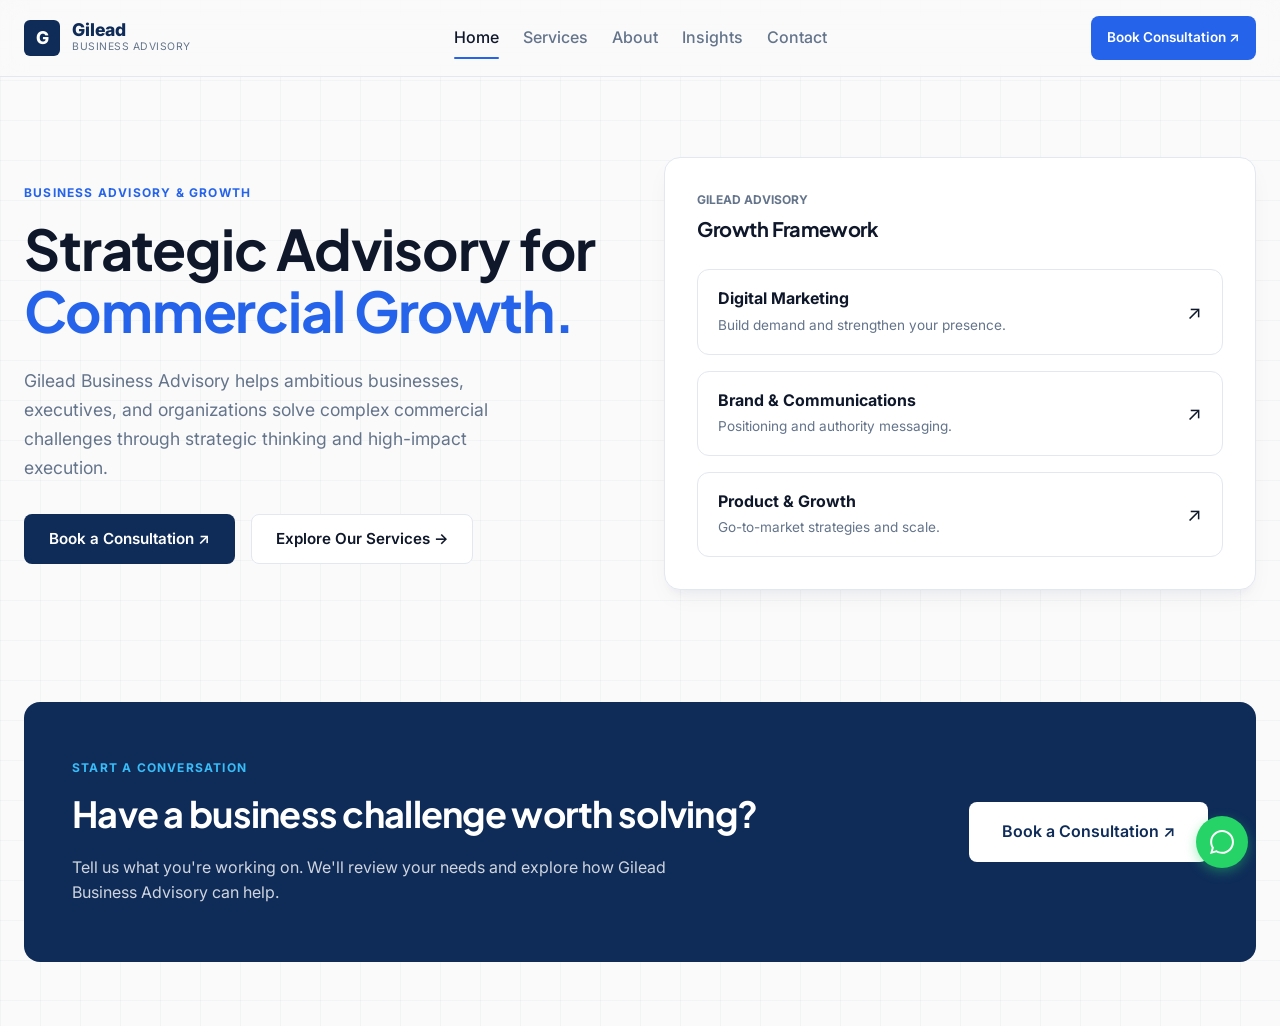
<file: index.html>
<!DOCTYPE html>

<html lang="en">
<head>
  <meta charset="UTF-8">
  <meta name="viewport" content="width=device-width, initial-scale=1.0">

  <title>Gilead Business Advisory Ltd. | Strategic Advisory for Commercial Growth</title>

  <link rel="stylesheet" href="css/style.css">
  <link rel="stylesheet" href="css/components.css">

  <link rel="preconnect" href="https://fonts.googleapis.com">
  <link rel="preconnect" href="https://fonts.gstatic.com" crossorigin>

  <link
    href="https://fonts.googleapis.com/css2?family=Inter:wght@400;500;600&family=Plus+Jakarta+Sans:wght@600;700;800&display=swap"
    rel="stylesheet"
  >

  <style>

    /* =========================================================
       GENERAL
    ========================================================= */

    * {
      box-sizing: border-box;
    }

    html {
      overflow-x: hidden;
    }

    body {
      margin: 0;
      overflow-x: hidden;
    }


    /* =========================================================
       NAVBAR
    ========================================================= */

    .gilead-navbar {
      display: flex;
      align-items: center;
      justify-content: space-between;
      gap: 2rem;
      width: 100%;
    }

    .gilead-navigation {
      display: flex;
      align-items: center;
      gap: 1.5rem;
    }

    .gilead-navigation .nav-link {
      white-space: nowrap;
    }

    .nav-consultation {
      display: inline-flex;
      align-items: center;
      justify-content: center;

      white-space: nowrap;

      background: var(--royal-blue);
      color: #ffffff;

      padding: 0.7rem 1rem;

      border-radius: 8px;

      font-size: 0.85rem;
      font-weight: 600;

      text-decoration: none;
    }


    /* =========================================================
       HAMBURGER
    ========================================================= */

    .mobile-menu-button {
      display: none;

      width: 42px;
      height: 42px;

      border: 1px solid var(--border-light);
      border-radius: 8px;

      background: var(--white);

      cursor: pointer;

      align-items: center;
      justify-content: center;

      flex-direction: column;

      gap: 5px;

      padding: 0;

      flex-shrink: 0;
    }

    .mobile-menu-button span {
      display: block;

      width: 20px;
      height: 2px;

      background: var(--navy-dark);

      border-radius: 2px;

      transition:
        transform 0.25s ease,
        opacity 0.25s ease;
    }

    /* Hamburger animation */

    .mobile-menu-button.active span:nth-child(1) {
      transform: translateY(7px) rotate(45deg);
    }

    .mobile-menu-button.active span:nth-child(2) {
      opacity: 0;
    }

    .mobile-menu-button.active span:nth-child(3) {
      transform: translateY(-7px) rotate(-45deg);
    }


    /* =========================================================
       MOBILE MENU
    ========================================================= */

    .mobile-menu {
      display: none;
    }


    /* =========================================================
       HERO
    ========================================================= */

    .hero-section {
      padding: 5rem 0 3rem;
    }

    .hero-grid {
      display: grid;

      grid-template-columns: 1fr 1fr;

      gap: 3rem;

      align-items: center;
    }

    .hero-title {
      font-size: 3.5rem;

      line-height: 1.1;

      margin-bottom: 1.5rem;
    }

    .hero-description {
      font-size: 1.1rem;

      color: var(--text-muted);

      margin-bottom: 2rem;

      max-width: 500px;

      line-height: 1.65;
    }

    .hero-buttons {
      display: flex;

      gap: 1rem;

      flex-wrap: wrap;
    }


    /* =========================================================
       GROWTH FRAMEWORK
    ========================================================= */

    .growth-card {
      background: var(--white);

      border-radius: 16px;

      padding: 2rem;

      border: 1px solid var(--border-light);

      box-shadow: var(--card-shadow);
    }


    /* =========================================================
       CTA
    ========================================================= */

    .cta-banner {
      display: flex;

      align-items: center;

      justify-content: space-between;

      gap: 2rem;
    }


    /* =========================================================
       TABLET
    ========================================================= */

    @media (max-width: 1000px) {

      .gilead-navbar {
        gap: 1rem;
      }

      .gilead-navigation {
        gap: 0.8rem;
      }

      .gilead-navigation .nav-link {
        font-size: 0.82rem;
      }

      .nav-consultation {
        font-size: 0.78rem;

        padding: 0.65rem 0.75rem;
      }

      .hero-grid {
        grid-template-columns: 1fr;

        gap: 2.5rem;
      }

      .hero-description {
        max-width: 650px;
      }

      .cta-banner {
        flex-direction: column;

        align-items: flex-start;
      }
    }


    /* =========================================================
       MOBILE NAVIGATION
    ========================================================= */

    @media (max-width: 768px) {

      /* -----------------------------------------
         Navbar
      ----------------------------------------- */

      .header-nav {
        position: relative;

        z-index: 1000;

        padding: 0.75rem 0;
      }

      .header-nav .container {
        padding-left: 1rem;
        padding-right: 1rem;
      }

      .gilead-navbar {
        display: flex;

        width: 100%;

        gap: 0.75rem;
      }


      /* -----------------------------------------
         Brand
      ----------------------------------------- */

      .nav-brand {
        display: flex;

        align-items: center;

        flex: 1;

        min-width: 0;
      }

      .brand-logo {
        width: 38px;
        height: 38px;

        min-width: 38px;

        font-size: 1rem;
      }

      .brand-text {
        display: none;
      }


      /* -----------------------------------------
         Hide Desktop Navigation
      ----------------------------------------- */

      .gilead-navigation {
        display: none;
      }


      /* -----------------------------------------
         Smaller Consultation Button
      ----------------------------------------- */

      .nav-consultation {
        font-size: 0.7rem;

        padding: 0.55rem 0.65rem;

        border-radius: 7px;
      }


      /* -----------------------------------------
         Show Hamburger
      ----------------------------------------- */

      .mobile-menu-button {
        display: flex;
      }


      /* -----------------------------------------
         Dropdown Menu
      ----------------------------------------- */

      .mobile-menu {
        position: absolute;

        top: calc(100% + 8px);

        left: 1rem;

        right: 1rem;

        display: flex;

        flex-direction: column;

        background: var(--white);

        border: 1px solid var(--border-light);

        border-radius: 12px;

        box-shadow: var(--card-shadow);

        padding: 0.5rem;

        opacity: 0;

        visibility: hidden;

        transform: translateY(-8px);

        transition:
          opacity 0.2s ease,
          transform 0.2s ease,
          visibility 0.2s ease;
      }

      .mobile-menu.open {
        opacity: 1;

        visibility: visible;

        transform: translateY(0);
      }

      .mobile-menu a {
        display: block;

        width: 100%;

        padding: 0.9rem 1rem;

        border-radius: 8px;

        color: var(--navy-dark);

        text-decoration: none;

        font-size: 0.9rem;

        font-weight: 600;
      }

      .mobile-menu a:hover,
      .mobile-menu a.active {
        background: rgba(0, 0, 0, 0.04);
      }

      .mobile-menu .mobile-book {
        margin-top: 0.25rem;

        background: var(--royal-blue);

        color: #ffffff;

        text-align: center;
      }


      /* -----------------------------------------
         Hero
      ----------------------------------------- */

      .hero-section {
        padding: 3rem 0 2rem;
      }

      .hero-grid {
        display: flex;

        flex-direction: column;

        gap: 2rem;
      }

      .hero-title {
        font-size: 2.25rem;

        line-height: 1.12;

        margin-bottom: 1rem;
      }

      .hero-description {
        font-size: 0.96rem;

        line-height: 1.65;

        margin-bottom: 1.5rem;
      }


      /* -----------------------------------------
         Hero Buttons
      ----------------------------------------- */

      .hero-buttons {
        display: flex;

        flex-direction: column;

        width: 100%;

        gap: 0.7rem;
      }

      .hero-buttons .btn {
        width: 100%;

        display: flex;

        align-items: center;

        justify-content: center;

        text-align: center;

        padding: 0.8rem 1rem;

        font-size: 0.88rem;
      }


      /* -----------------------------------------
         Growth Framework
      ----------------------------------------- */

      .growth-card {
        width: 100%;

        padding: 1.2rem;

        border-radius: 14px;
      }

      .growth-card h3 {
        font-size: 1.1rem !important;

        margin-bottom: 1.1rem !important;
      }

      .interactive-card {
        width: 100%;

        padding: 0.85rem !important;

        gap: 0.7rem;
      }

      .interactive-card strong {
        font-size: 0.88rem !important;
      }

      .interactive-card span {
        font-size: 0.73rem !important;

        line-height: 1.4;
      }


      /* -----------------------------------------
         CTA
      ----------------------------------------- */

      .cta-banner {
        flex-direction: column;

        align-items: stretch;

        gap: 1.2rem;

        padding: 1.4rem !important;

        margin-bottom: 1.5rem;
      }

      .cta-banner h2 {
        font-size: 1.45rem !important;

        line-height: 1.25;
      }

      .cta-banner p {
        font-size: 0.88rem;

        line-height: 1.6;
      }

      .cta-banner .btn {
        width: 100%;

        display: flex;

        justify-content: center;

        align-items: center;

        text-align: center;

        padding: 0.8rem 1rem !important;

        font-size: 0.84rem !important;
      }


      /* -----------------------------------------
         WhatsApp
      ----------------------------------------- */

      .whatsapp-float {
        width: 50px;

        height: 50px;

        right: 15px;

        bottom: 15px;
      }

      .whatsapp-float svg {
        width: 21px;

        height: 21px;
      }

    }


    /* =========================================================
       VERY SMALL PHONES
    ========================================================= */

    @media (max-width: 380px) {

      .nav-consultation {
        font-size: 0.65rem;

        padding: 0.5rem 0.55rem;
      }

      .mobile-menu-button {
        width: 40px;

        height: 40px;
      }

      .hero-title {
        font-size: 2rem;
      }

      .hero-description {
        font-size: 0.9rem;
      }

      .hero-buttons .btn {
        font-size: 0.82rem;

        padding: 0.75rem 0.8rem;
      }

      .growth-card {
        padding: 1rem;
      }

      .cta-banner {
        padding: 1.15rem !important;
      }

      .cta-banner h2 {
        font-size: 1.3rem !important;
      }

    }

  </style>

</head>

<body class="bg-grid-pattern">

  <!-- =========================================================
       HEADER
  ========================================================== -->

  <header class="header-nav">

<div class="container gilead-navbar">


  <!-- Brand -->

  <a href="index.html" class="nav-brand">

    <div class="brand-logo">
      G
    </div>

    <div class="brand-text">

      <div style="
        font-weight: 800;
        line-height: 1;
        font-size: 1.1rem;
        color: var(--navy-dark);
      ">
        Gilead
      </div>

      <div style="
        font-size: 0.65rem;
        letter-spacing: 0.05em;
        color: var(--text-muted);
        text-transform: uppercase;
      ">
        Business Advisory
      </div>

    </div>

  </a>


  <!-- Desktop Navigation -->

  <nav class="gilead-navigation">

    <a href="index.html" class="nav-link active">
      Home
    </a>

    <a href="services.html" class="nav-link">
      Services
    </a>

    <a href="about.html" class="nav-link">
      About
    </a>

    <a href="insights.html" class="nav-link">
      Insights
    </a>

    <a href="contact.html" class="nav-link">
      Contact
    </a>

  </nav>


  <!-- Desktop / Mobile Consultation -->

  <a
    href="book-consultation.html"
    class="nav-consultation"
  >
    Book Consultation &#8599;
  </a>


  <!-- Mobile Hamburger -->

  <button
    class="mobile-menu-button"
    id="mobileMenuButton"
    type="button"
    aria-label="Open navigation menu"
    aria-expanded="false"
    aria-controls="mobileMenu"
  >

    <span></span>
    <span></span>
    <span></span>

  </button>


  <!-- Mobile Dropdown -->

  <nav
    class="mobile-menu"
    id="mobileMenu"
    aria-label="Mobile navigation"
  >

    <a
      href="index.html"
      class="active"
    >
      Home
    </a>

    <a href="services.html">
      Services
    </a>

    <a href="about.html">
      About
    </a>

    <a href="insights.html">
      Insights
    </a>

    <a href="contact.html">
      Contact
    </a>

    <a
      href="book-consultation.html"
      class="mobile-book"
    >
      Book a Consultation &#8599;
    </a>

  </nav>


</div>

  </header>

  <!-- =========================================================
       HERO
  ========================================================== -->

  <section class="hero-section">

<div class="container hero-grid">


  <!-- Hero Content -->

  <div>

    <div style="
      font-size: 0.75rem;
      font-weight: 700;
      text-transform: uppercase;
      letter-spacing: 0.1em;
      color: var(--royal-blue);
      margin-bottom: 1rem;
    ">
      Business Advisory & Growth
    </div>


    <h1 class="hero-title">

      Strategic Advisory for

      <span style="color: var(--royal-blue);">
        Commercial Growth.
      </span>

    </h1>


    <p class="hero-description">

      Gilead Business Advisory helps ambitious businesses,
      executives, and organizations solve complex commercial
      challenges through strategic thinking and high-impact execution.

    </p>


    <div class="hero-buttons">

      <a
        href="book-consultation.html"
        class="btn btn-primary"
      >
        Book a Consultation &#8599;
      </a>


      <a
        href="services.html"
        class="btn btn-secondary"
      >
        Explore Our Services &#8594;
      </a>

    </div>

  </div>



  <!-- =====================================================
       GROWTH FRAMEWORK
  ====================================================== -->

  <div class="growth-card">

    <div style="
      font-size: 0.75rem;
      font-weight: 700;
      text-transform: uppercase;
      color: var(--text-muted);
      margin-bottom: 0.25rem;
    ">
      Gilead Advisory
    </div>


    <h3 style="
      font-size: 1.25rem;
      margin-bottom: 1.5rem;
    ">
      Growth Framework
    </h3>


    <div
      class="flex flex-col"
      style="gap: 1rem;"
    >


      <!-- Digital Marketing -->

      <a
        href="digital-marketing.html"
        class="interactive-card flex items-center justify-between"
        style="padding: 1rem 1.25rem;"
      >

        <div>

          <strong style="
            display: block;
            font-size: 1rem;
          ">
            Digital Marketing
          </strong>

          <span style="
            font-size: 0.85rem;
            color: var(--text-muted);
          ">
            Build demand and strengthen your presence.
          </span>

        </div>

        <span style="font-size: 1.2rem;">
          &#8599;
        </span>

      </a>


      <!-- Brand & Communications -->

      <a
        href="brand-communications.html"
        class="interactive-card flex items-center justify-between"
        style="padding: 1rem 1.25rem;"
      >

        <div>

          <strong style="
            display: block;
            font-size: 1rem;
          ">
            Brand & Communications
          </strong>

          <span style="
            font-size: 0.85rem;
            color: var(--text-muted);
          ">
            Positioning and authority messaging.
          </span>

        </div>

        <span style="font-size: 1.2rem;">
          &#8599;
        </span>

      </a>


      <!-- Product & Growth -->

      <a
        href="product-growth.html"
        class="interactive-card flex items-center justify-between"
        style="padding: 1rem 1.25rem;"
      >

        <div>

          <strong style="
            display: block;
            font-size: 1rem;
          ">
            Product & Growth
          </strong>

          <span style="
            font-size: 0.85rem;
            color: var(--text-muted);
          ">
            Go-to-market strategies and scale.
          </span>

        </div>

        <span style="font-size: 1.2rem;">
          &#8599;
        </span>

      </a>


    </div>

  </div>

</div>

  </section>

  <!-- =========================================================
       CTA
  ========================================================== -->

  <section class="container">

<div class="cta-banner">


  <div>

    <div style="
      font-size: 0.75rem;
      font-weight: 700;
      text-transform: uppercase;
      letter-spacing: 0.1em;
      color: var(--soft-blue);
      margin-bottom: 0.5rem;
    ">
      Start A Conversation
    </div>


    <h2>
      Have a business challenge worth solving?
    </h2>


    <p>
      Tell us what you're working on. We'll review your needs
      and explore how Gilead Business Advisory can help.
    </p>

  </div>


  <a
    href="book-consultation.html"
    class="btn"
    style="
      background: var(--white);
      color: var(--navy-dark);
      font-size: 1rem;
      padding: 1rem 2rem;
    "
  >
    Book a Consultation &#8599;
  </a>


</div>

  </section>

  <!-- =========================================================
       WHATSAPP
  ========================================================== -->

<a
href="https://wa.me/2349135481136?text=Hello%20Gilead%20Advisory%2C%20I%20would%20like%20to%20enquire%20about%20your%20services."
class="whatsapp-float"
target="_blank"
rel="noopener noreferrer"
aria-label="Direct WhatsApp Consultation"

>

<svg
  width="24"
  height="24"
  fill="currentColor"
  viewBox="0 0 24 24"
  aria-hidden="true"
>

  <path d="M.057 24l1.687-6.163c-1.041-1.804-1.588-3.849-1.587-5.946.003-6.556 5.338-11.891 11.893-11.891 3.181.001 6.167 1.24 8.413 3.488 2.245 2.248 3.481 5.236 3.48 8.414-.003 6.557-5.338 11.892-11.893 11.892-1.99-.001-3.951-.5-5.688-1.448l-6.305 1.654zm6.597-3.807c1.676.995 3.276 1.591 5.392 1.592 5.448 0 9.886-4.434 9.889-9.885.002-5.462-4.415-9.89-9.881-9.892-5.452 0-9.887 4.434-9.889 9.884-.001 2.225.651 3.891 1.746 5.634l-0.999 3.648 3.742-0.981z"/>

</svg>

  </a>

  <!-- =========================================================
       MOBILE MENU JAVASCRIPT
  ========================================================== -->

  <script>

    const mobileMenuButton =
      document.getElementById("mobileMenuButton");

    const mobileMenu =
      document.getElementById("mobileMenu");


    /* Open / close menu */

    mobileMenuButton.addEventListener("click", function () {

      const isOpen =
        mobileMenu.classList.toggle("open");

      mobileMenuButton.classList.toggle(
        "active",
        isOpen
      );

      mobileMenuButton.setAttribute(
        "aria-expanded",
        isOpen
      );

      mobileMenuButton.setAttribute(
        "aria-label",
        isOpen
          ? "Close navigation menu"
          : "Open navigation menu"
      );

    });


    /* Close menu after selecting a page */

    const mobileLinks =
      mobileMenu.querySelectorAll("a");

    mobileLinks.forEach(function (link) {

      link.addEventListener("click", function () {

        mobileMenu.classList.remove("open");

        mobileMenuButton.classList.remove("active");

        mobileMenuButton.setAttribute(
          "aria-expanded",
          "false"
        );

        mobileMenuButton.setAttribute(
          "aria-label",
          "Open navigation menu"
        );

      });

    });


    /* Close menu when clicking outside */

    document.addEventListener("click", function (event) {

      const clickedInsideMenu =
        mobileMenu.contains(event.target);

      const clickedButton =
        mobileMenuButton.contains(event.target);

      if (!clickedInsideMenu && !clickedButton) {

        mobileMenu.classList.remove("open");

        mobileMenuButton.classList.remove("active");

        mobileMenuButton.setAttribute(
          "aria-expanded",
          "false"
        );

        mobileMenuButton.setAttribute(
          "aria-label",
          "Open navigation menu"
        );

      }

    });


    /* Close menu when returning to desktop */

    window.addEventListener("resize", function () {

      if (window.innerWidth > 768) {

        mobileMenu.classList.remove("open");

        mobileMenuButton.classList.remove("active");

        mobileMenuButton.setAttribute(
          "aria-expanded",
          "false"
        );

      }

    });

  </script>

  <!-- Main Website JavaScript -->

  <script src="js/main.js"></script>

</body>
</html>
</file>
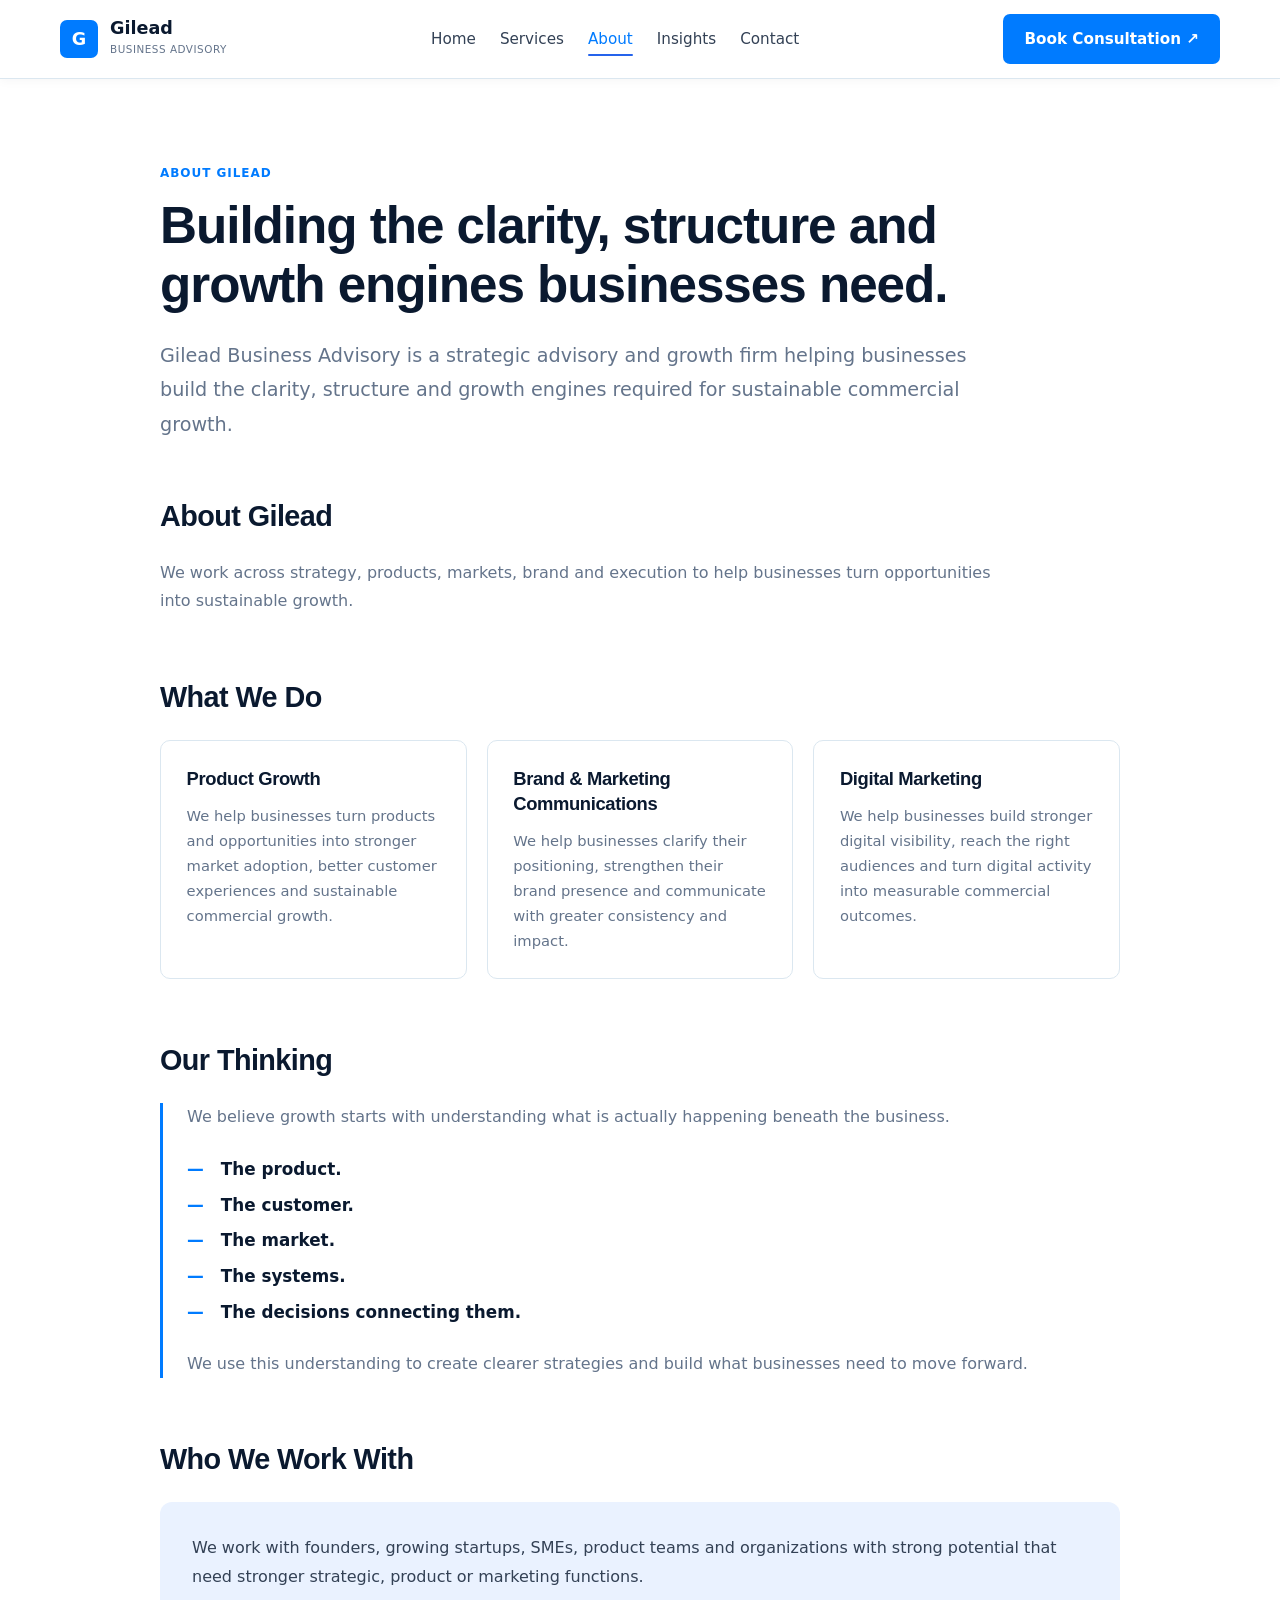
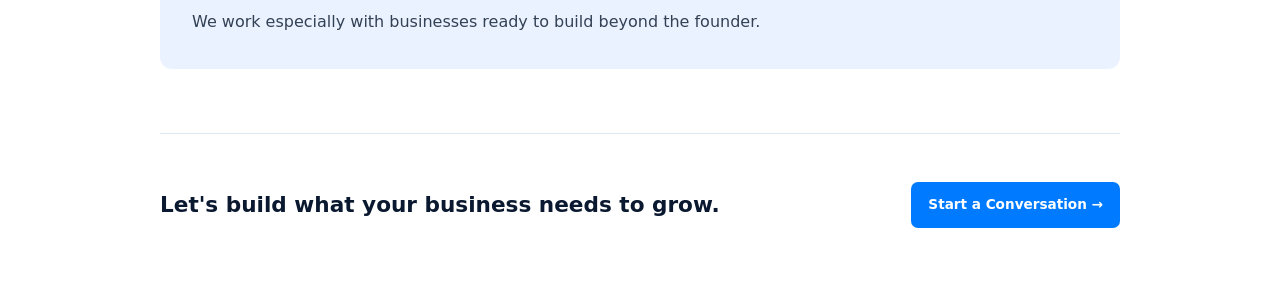
<file: about.html>
<!DOCTYPE html>
<html lang="en">
<head>
  <meta charset="UTF-8">
  <meta name="viewport" content="width=device-width, initial-scale=1.0">

  <title>About Us | Gilead Business Advisory Ltd.</title>

  <link rel="stylesheet" href="css/style.css">
  <link rel="stylesheet" href="css/components.css">

  <style>
    :root {
      --blue: #007bff;
      --blue-dark: #0056b3;
      --blue-soft: #eaf2ff;
      --text-muted: #64748b;
      --text-charcoal: #334155;
      --navy-dark: #0a192f;
      --border-color: #dbe7f0;
      --white: #ffffff;
    }

    * {
      box-sizing: border-box;
      margin: 0;
      padding: 0;
    }

    html {
      scroll-behavior: smooth;
      overflow-x: hidden;
    }

    body {
      font-family: system-ui, -apple-system, BlinkMacSystemFont, "Segoe UI",
        Roboto, Oxygen, Ubuntu, Cantarell, sans-serif;
      line-height: 1.6;
      color: var(--text-charcoal);
      background: #ffffff;
      overflow-x: hidden;
    }

    .container {
      width: 100%;
      max-width: 1200px;
      margin: 0 auto;
      padding: 0 1.25rem;
    }

    /* =========================
       NAVIGATION
    ========================= */

    .header-nav {
      background: rgba(255, 255, 255, 0.98);
      border-bottom: 1px solid var(--border-color);
      padding: 0.85rem 0;
      position: sticky;
      top: 0;
      z-index: 1000;
      box-shadow: 0 2px 10px rgba(15, 23, 42, 0.04);
    }

    .nav-container {
      display: flex;
      align-items: center;
      justify-content: space-between;
      gap: 1rem;
      min-height: 44px;
    }

    .nav-brand {
      display: flex;
      align-items: center;
      gap: 0.75rem;
      text-decoration: none;
      flex-shrink: 0;
    }

    .brand-logo {
      width: 38px;
      height: 38px;
      background: var(--blue);
      color: #ffffff;
      display: flex;
      align-items: center;
      justify-content: center;
      font-weight: 800;
      border-radius: 7px;
      flex-shrink: 0;
    }

    .nav-brand-text {
      min-width: 0;
    }

    .nav-brand-title {
      font-weight: 800;
      line-height: 1;
      font-size: 1.1rem;
      color: var(--navy-dark);
    }

    .nav-brand-subtitle {
      font-size: 0.65rem;
      letter-spacing: 0.05em;
      color: var(--text-muted);
      text-transform: uppercase;
      margin-top: 3px;
    }

    .nav-menu {
      display: flex;
      list-style: none;
      gap: 1.5rem;
      align-items: center;
    }

    .nav-link {
      text-decoration: none;
      color: var(--text-charcoal);
      font-weight: 500;
      font-size: 0.95rem;
      transition: color 0.2s ease;
    }

    .nav-link:hover,
    .nav-link.active {
      color: var(--blue);
    }

    .btn {
      display: inline-block;
      padding: 0.75rem 1.25rem;
      border-radius: 7px;
      text-decoration: none;
      font-weight: 600;
      text-align: center;
      transition:
        background-color 0.2s ease,
        color 0.2s ease,
        border-color 0.2s ease;
    }

    .btn-primary {
      background-color: var(--blue);
      color: #ffffff;
    }

    .btn-primary:hover {
      background-color: var(--blue-dark);
    }

    /* =========================
       MOBILE MENU BUTTON
    ========================= */

    .mobile-menu-toggle {
      display: none;
      width: 42px;
      height: 42px;
      background: #ffffff;
      border: 1px solid var(--border-color);
      border-radius: 8px;
      cursor: pointer;
      color: var(--navy-dark);
      align-items: center;
      justify-content: center;
      flex-direction: column;
      gap: 5px;
      padding: 0;
      flex-shrink: 0;
      position: relative;
      z-index: 1100;
    }

    .mobile-menu-toggle span {
      display: block;
      width: 21px;
      height: 2px;
      background: var(--blue);
      border-radius: 2px;
      transition:
        transform 0.25s ease,
        opacity 0.25s ease;
    }

    .mobile-menu-toggle.active span:nth-child(1) {
      transform: translateY(7px) rotate(45deg);
    }

    .mobile-menu-toggle.active span:nth-child(2) {
      opacity: 0;
    }

    .mobile-menu-toggle.active span:nth-child(3) {
      transform: translateY(-7px) rotate(-45deg);
    }

    /* =========================
       MOBILE DROPDOWN
    ========================= */

    .mobile-menu {
      display: none;
    }

    /* =========================
       ABOUT PAGE
    ========================= */

    .about-section {
      padding: 5rem 0;
      background: #ffffff;
    }

    .about-container {
      max-width: 1000px;
    }

    .about-eyebrow {
      display: inline-block;
      font-size: 0.75rem;
      font-weight: 800;
      letter-spacing: 0.08em;
      text-transform: uppercase;
      color: var(--blue);
      margin-bottom: 0.9rem;
    }

    .about-title {
      font-size: 3.2rem;
      line-height: 1.15;
      margin-bottom: 1.5rem;
      color: var(--navy-dark);
      max-width: 850px;
    }

    .about-intro {
      font-size: 1.2rem;
      color: var(--text-muted);
      line-height: 1.8;
      max-width: 850px;
      margin-bottom: 3.5rem;
    }

    /* =========================
       CONTENT SECTIONS
    ========================= */

    .about-block {
      margin-bottom: 4rem;
    }

    .about-block:last-child {
      margin-bottom: 0;
    }

    .section-heading {
      font-size: 1.8rem;
      line-height: 1.25;
      color: var(--navy-dark);
      margin-bottom: 1.5rem;
    }

    .section-text {
      font-size: 1rem;
      color: var(--text-muted);
      line-height: 1.8;
      max-width: 850px;
    }

    /* =========================
       WHAT WE DO
    ========================= */

    .services-grid {
      display: grid;
      grid-template-columns: repeat(3, minmax(0, 1fr));
      gap: 1.25rem;
    }

    .service-card {
      background: #ffffff;
      border: 1px solid var(--border-color);
      border-radius: 10px;
      padding: 1.6rem;
      height: 100%;
      box-shadow: none;
    }

    .service-card h3 {
      color: var(--navy-dark);
      font-size: 1.15rem;
      margin-bottom: 0.7rem;
      line-height: 1.35;
    }

    .service-card p {
      color: var(--text-muted);
      font-size: 0.92rem;
      line-height: 1.7;
    }

    /* =========================
       OUR THINKING
    ========================= */

    .thinking-section {
      background: #ffffff;
    }

    .thinking-content {
      border-left: 3px solid var(--blue);
      padding-left: 1.5rem;
    }

    .thinking-content p {
      font-size: 1rem;
      color: var(--text-muted);
      line-height: 1.8;
      margin-bottom: 1.2rem;
    }

    .thinking-list {
      list-style: none;
      margin: 1.5rem 0;
      display: grid;
      gap: 0.55rem;
    }

    .thinking-list li {
      font-size: 1.05rem;
      font-weight: 700;
      color: var(--navy-dark);
    }

    .thinking-list li::before {
      content: "—";
      color: var(--blue);
      margin-right: 0.7rem;
    }

    /* =========================
       WHO WE WORK WITH
    ========================= */

    .clients-box {
      background: var(--blue-soft);
      border-radius: 12px;
      padding: 2rem;
    }

    .clients-box p {
      font-size: 1rem;
      color: var(--text-charcoal);
      line-height: 1.8;
      margin-bottom: 1rem;
    }

    .clients-box p:last-child {
      margin-bottom: 0;
    }

    /* =========================
       FINAL CTA
    ========================= */

    .about-cta {
      margin-top: 4rem;
      padding-top: 3rem;
      border-top: 1px solid var(--border-color);
      display: flex;
      align-items: center;
      justify-content: space-between;
      gap: 2rem;
    }

    .about-cta-text {
      font-size: 1.35rem;
      font-weight: 700;
      color: var(--navy-dark);
    }

    .about-cta .btn {
      padding: 0.7rem 1rem;
      font-size: 0.85rem;
      white-space: nowrap;
    }

    /* =========================
       TABLET
    ========================= */

    @media (max-width: 1000px) {

      .nav-menu {
        gap: 0.9rem;
      }

      .nav-link {
        font-size: 0.85rem;
      }

      .header-btn {
        padding: 0.65rem 0.8rem;
        font-size: 0.8rem;
      }

      .services-grid {
        grid-template-columns: 1fr;
      }

      .service-card {
        padding: 1.5rem;
      }
    }

    /* =========================
       MOBILE
    ========================= */

    @media (max-width: 768px) {

      .container {
        padding-left: 1rem;
        padding-right: 1rem;
      }

      .header-nav {
        padding: 0.7rem 0;
      }

      .nav-container {
        width: 100%;
        gap: 0.6rem;
      }

      .nav-brand {
        flex: 1;
        min-width: 0;
      }

      .brand-logo {
        width: 38px;
        height: 38px;
      }

      .nav-brand-text {
        display: none;
      }

      .nav-menu {
        display: none;
      }

      .header-btn {
        display: none;
      }

      .mobile-menu-toggle {
        display: flex;
      }

      .mobile-menu {
        position: absolute;
        top: calc(100% + 8px);
        left: 1rem;
        right: 1rem;

        display: flex;
        flex-direction: column;

        background: #ffffff;
        border: 1px solid var(--border-color);
        border-radius: 12px;
        box-shadow: 0 12px 30px rgba(15, 23, 42, 0.12);

        padding: 0.5rem;

        opacity: 0;
        visibility: hidden;
        pointer-events: none;

        transform: translateY(-8px);

        transition:
          opacity 0.2s ease,
          transform 0.2s ease,
          visibility 0.2s ease;
      }

      .mobile-menu.open {
        opacity: 1;
        visibility: visible;
        pointer-events: auto;
        transform: translateY(0);
      }

      .mobile-menu a {
        display: block;
        width: 100%;
        padding: 0.9rem 1rem;
        border-radius: 8px;

        color: var(--navy-dark);
        text-decoration: none;
        font-size: 0.92rem;
        font-weight: 600;
      }

      .mobile-menu a:hover,
      .mobile-menu a.active {
        background: var(--blue-soft);
        color: var(--blue);
      }

      .mobile-menu .mobile-book {
        margin-top: 0.25rem;
        background: var(--blue);
        color: #ffffff;
        text-align: center;
      }

      .mobile-menu .mobile-book:hover {
        background: var(--blue-dark);
        color: #ffffff;
      }

      /* About mobile */

      .about-section {
        padding: 2.5rem 0 3rem;
      }

      .about-title {
        font-size: 2.15rem;
        line-height: 1.2;
        margin-bottom: 1rem;
      }

      .about-intro {
        font-size: 1rem;
        line-height: 1.7;
        margin-bottom: 2.75rem;
      }

      .about-block {
        margin-bottom: 3rem;
      }

      .section-heading {
        font-size: 1.5rem;
        margin-bottom: 1rem;
      }

      .section-text {
        font-size: 0.94rem;
        line-height: 1.75;
      }

      .services-grid {
        grid-template-columns: 1fr;
        gap: 1rem;
      }

      .service-card {
        padding: 1.25rem;
      }

      .service-card h3 {
        font-size: 1.1rem;
      }

      .service-card p {
        font-size: 0.9rem;
      }

      .thinking-content {
        padding-left: 1rem;
      }

      .thinking-content p {
        font-size: 0.94rem;
      }

      .thinking-list li {
        font-size: 0.98rem;
      }

      .clients-box {
        padding: 1.35rem;
      }

      .clients-box p {
        font-size: 0.94rem;
      }

      .about-cta {
        margin-top: 3rem;
        padding-top: 2rem;
        flex-direction: column;
        align-items: flex-start;
        gap: 1rem;
      }

      .about-cta-text {
        font-size: 1.15rem;
      }

      .about-cta .btn {
        width: auto;
      }
    }

    /* =========================
       VERY SMALL PHONES
    ========================= */

    @media (max-width: 380px) {

      .container {
        padding-left: 0.85rem;
        padding-right: 0.85rem;
      }

      .mobile-menu-toggle {
        width: 40px;
        height: 40px;
      }

      .brand-logo {
        width: 36px;
        height: 36px;
      }

      .about-title {
        font-size: 1.85rem;
      }

      .about-intro {
        font-size: 0.92rem;
      }

      .section-heading {
        font-size: 1.35rem;
      }

      .service-card {
        padding: 1.1rem;
      }

      .clients-box {
        padding: 1.15rem;
      }

      .about-cta-text {
        font-size: 1.05rem;
      }
    }
  </style>

</head>

<body>

  <!-- HEADER -->

  <header class="header-nav">

    <div class="container nav-container">

      <!-- Brand -->

      <a href="index.html" class="nav-brand">

        <div class="brand-logo">
          G
        </div>

        <div class="nav-brand-text">

          <div class="nav-brand-title">
            Gilead
          </div>

          <div class="nav-brand-subtitle">
            Business Advisory
          </div>

        </div>

      </a>

      <!-- Desktop Navigation -->

      <nav aria-label="Desktop navigation">

        <ul class="nav-menu">

          <li>
            <a href="index.html" class="nav-link">
              Home
            </a>
          </li>

          <li>
            <a href="services.html" class="nav-link">
              Services
            </a>
          </li>

          <li>
            <a href="about.html" class="nav-link active">
              About
            </a>
          </li>

          <li>
            <a href="insights.html" class="nav-link">
              Insights
            </a>
          </li>

          <li>
            <a href="contact.html" class="nav-link">
              Contact
            </a>
          </li>

        </ul>

      </nav>

      <!-- Desktop Consultation -->

      <a
        href="book-consultation.html"
        class="btn btn-primary header-btn"
      >
        Book Consultation &#8599;
      </a>

      <!-- Mobile Hamburger -->

      <button
        class="mobile-menu-toggle"
        id="mobileMenuToggle"
        type="button"
        aria-label="Open navigation menu"
        aria-expanded="false"
        aria-controls="mobileMenu"
      >

        <span></span>
        <span></span>
        <span></span>

      </button>

    </div>

    <!-- MOBILE MENU -->

    <nav
      class="mobile-menu"
      id="mobileMenu"
      aria-label="Mobile navigation"
    >

      <a href="index.html">
        Home
      </a>

      <a href="services.html">
        Services
      </a>

      <a href="about.html" class="active">
        About
      </a>

      <a href="insights.html">
        Insights
      </a>

      <a href="contact.html">
        Contact
      </a>

      <a
        href="book-consultation.html"
        class="mobile-book"
      >
        Book a Consultation &#8599;
      </a>

    </nav>

  </header>


  <!-- ABOUT CONTENT -->

  <main>

    <section class="about-section">

      <div class="container about-container">

        <span class="about-eyebrow">
          About Gilead
        </span>

        <h1 class="about-title">
          Building the clarity, structure and growth engines businesses need.
        </h1>

        <p class="about-intro">
          Gilead Business Advisory is a strategic advisory and growth firm
          helping businesses build the clarity, structure and growth engines
          required for sustainable commercial growth.
        </p>


        <!-- ABOUT GILEAD -->

        <div class="about-block">

          <h2 class="section-heading">
            About Gilead
          </h2>

          <p class="section-text">
            We work across strategy, products, markets, brand and execution
            to help businesses turn opportunities into sustainable growth.
          </p>

        </div>


        <!-- WHAT WE DO -->

        <div class="about-block">

          <h2 class="section-heading">
            What We Do
          </h2>

          <div class="services-grid">

            <!-- Product Growth -->

            <div class="service-card">

              <h3>
                Product Growth
              </h3>

              <p>
                We help businesses turn products and opportunities into
                stronger market adoption, better customer experiences and
                sustainable commercial growth.
              </p>

            </div>


            <!-- Brand & Marketing Communications -->

            <div class="service-card">

              <h3>
                Brand &amp; Marketing Communications
              </h3>

              <p>
                We help businesses clarify their positioning, strengthen
                their brand presence and communicate with greater
                consistency and impact.
              </p>

            </div>


            <!-- Digital Marketing -->

            <div class="service-card">

              <h3>
                Digital Marketing
              </h3>

              <p>
                We help businesses build stronger digital visibility,
                reach the right audiences and turn digital activity into
                measurable commercial outcomes.
              </p>

            </div>

          </div>

        </div>


        <!-- OUR THINKING -->

        <div class="about-block thinking-section">

          <h2 class="section-heading">
            Our Thinking
          </h2>

          <div class="thinking-content">

            <p>
              We believe growth starts with understanding what is actually
              happening beneath the business.
            </p>

            <ul class="thinking-list">

              <li>
                The product.
              </li>

              <li>
                The customer.
              </li>

              <li>
                The market.
              </li>

              <li>
                The systems.
              </li>

              <li>
                The decisions connecting them.
              </li>

            </ul>

            <p>
              We use this understanding to create clearer strategies and
              build what businesses need to move forward.
            </p>

          </div>

        </div>


        <!-- WHO WE WORK WITH -->

        <div class="about-block">

          <h2 class="section-heading">
            Who We Work With
          </h2>

          <div class="clients-box">

            <p>
              We work with founders, growing startups, SMEs, product teams
              and organizations with strong potential that need stronger
              strategic, product or marketing functions.
            </p>

            <p>
              We work especially with businesses ready to build beyond
              the founder.
            </p>

          </div>

        </div>


        <!-- FINAL CTA -->

        <div class="about-cta">

          <div class="about-cta-text">
            Let's build what your business needs to grow.
          </div>

          <a
            href="contact.html"
            class="btn btn-primary"
          >
            Start a Conversation &#8594;
          </a>

        </div>

      </div>

    </section>

  </main>


  <!-- MOBILE NAVIGATION JAVASCRIPT -->

  <script>
    document.addEventListener("DOMContentLoaded", function () {

      const menuButton =
        document.getElementById("mobileMenuToggle");

      const mobileMenu =
        document.getElementById("mobileMenu");

      if (!menuButton || !mobileMenu) {
        return;
      }

      menuButton.addEventListener("click", function (event) {

        event.stopPropagation();

        const isOpen =
          mobileMenu.classList.toggle("open");

        menuButton.classList.toggle(
          "active",
          isOpen
        );

        menuButton.setAttribute(
          "aria-expanded",
          String(isOpen)
        );

        menuButton.setAttribute(
          "aria-label",
          isOpen
            ? "Close navigation menu"
            : "Open navigation menu"
        );

      });


      const mobileLinks =
        mobileMenu.querySelectorAll("a");

      mobileLinks.forEach(function (link) {

        link.addEventListener("click", function () {

          mobileMenu.classList.remove("open");

          menuButton.classList.remove("active");

          menuButton.setAttribute(
            "aria-expanded",
            "false"
          );

          menuButton.setAttribute(
            "aria-label",
            "Open navigation menu"
          );

        });

      });


      document.addEventListener("click", function (event) {

        const clickedInsideMenu =
          mobileMenu.contains(event.target);

        const clickedButton =
          menuButton.contains(event.target);

        if (
          !clickedInsideMenu &&
          !clickedButton
        ) {

          mobileMenu.classList.remove("open");

          menuButton.classList.remove("active");

          menuButton.setAttribute(
            "aria-expanded",
            "false"
          );

          menuButton.setAttribute(
            "aria-label",
            "Open navigation menu"
          );

        }

      });


      window.addEventListener("resize", function () {

        if (window.innerWidth > 768) {

          mobileMenu.classList.remove("open");

          menuButton.classList.remove("active");

          menuButton.setAttribute(
            "aria-expanded",
            "false"
          );

          menuButton.setAttribute(
            "aria-label",
            "Open navigation menu"
          );

        }

      });

    });
  </script>

  <script src="js/main.js"></script>

</body>
</html>
</file>
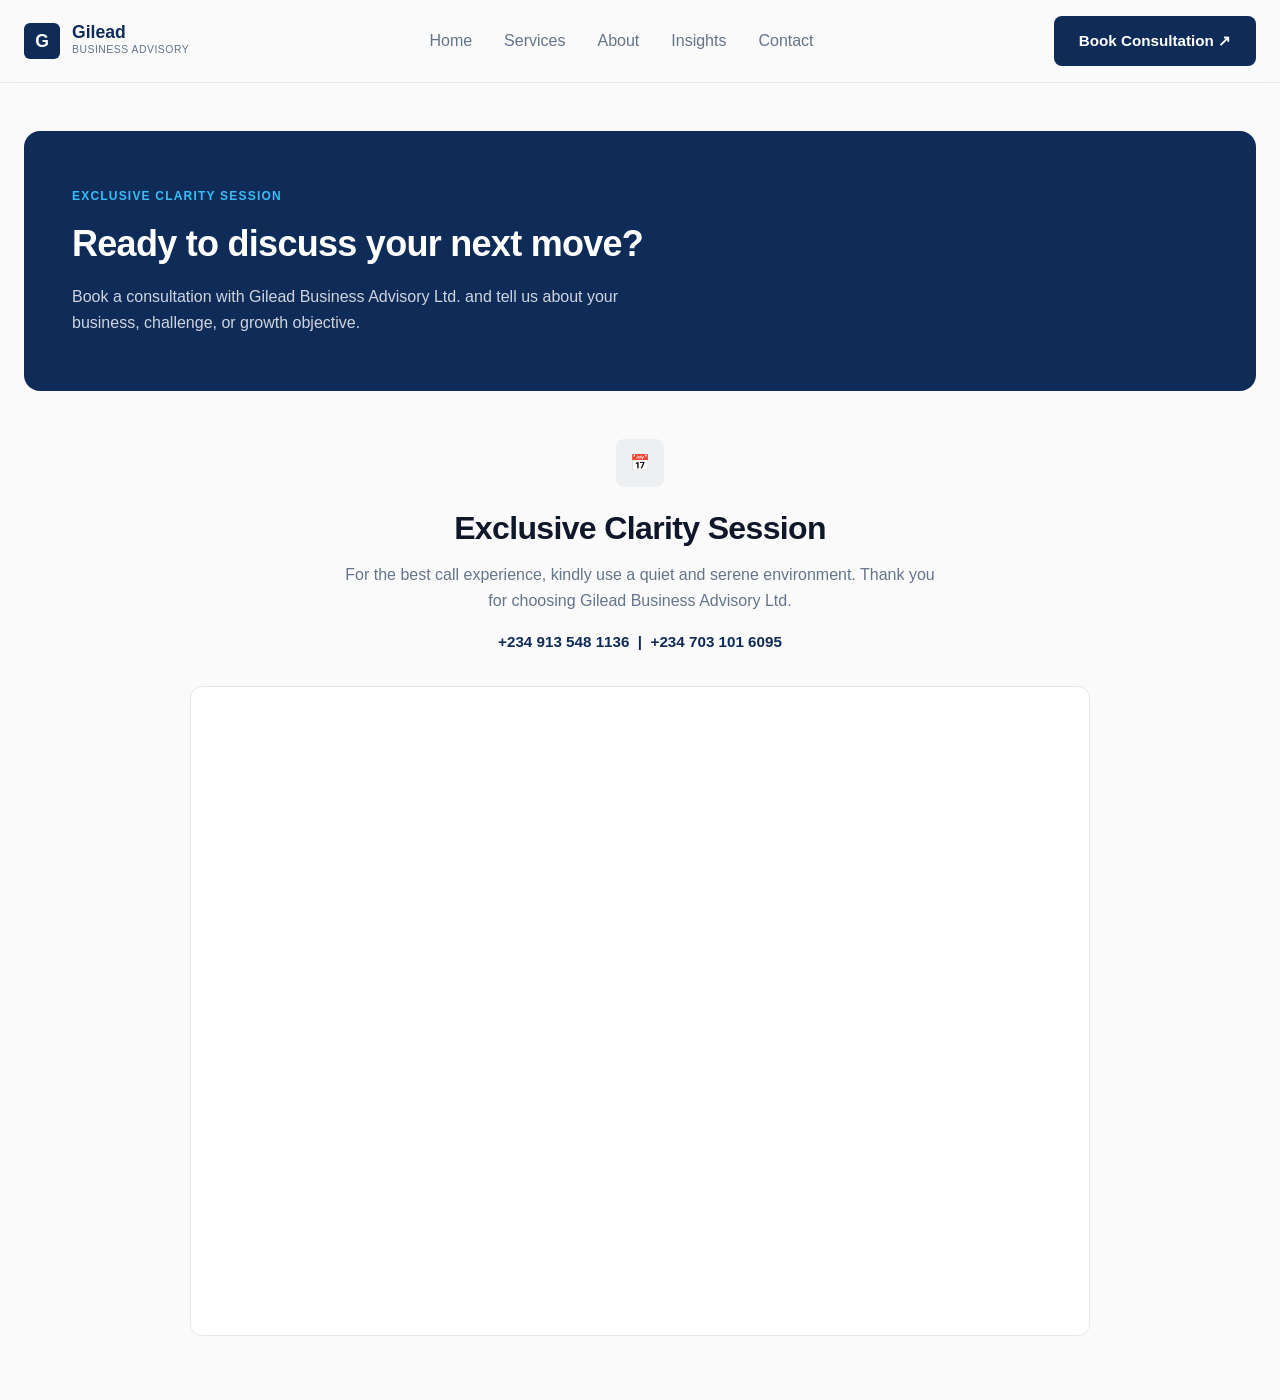
<file: book-consultation.html>
<!DOCTYPE html>
<html lang="en">
<head>
  <meta charset="UTF-8">
  <meta name="viewport" content="width=device-width, initial-scale=1.0">
  <title>Book a Consultation | Gilead Business Advisory Ltd.</title>
  <link rel="stylesheet" href="css/style.css">
  <link rel="stylesheet" href="css/components.css">
</head>
<body>
  <header class="header-nav">
    <div class="container flex items-center justify-between">
      <a href="index.html" class="nav-brand">
        <div class="brand-logo">G</div>
        <div>
          <div style="font-weight: 800; line-height: 1; font-size: 1.1rem; color: var(--navy-dark);">Gilead</div>
          <div style="font-size: 0.65rem; letter-spacing: 0.05em; color: var(--text-muted); text-transform: uppercase;">Business Advisory</div>
        </div>
      </a>
      <nav>
        <ul class="nav-menu">
          <li><a href="index.html" class="nav-link">Home</a></li>
          <li><a href="services.html" class="nav-link">Services</a></li>
          <li><a href="about.html" class="nav-link">About</a></li>
          <li><a href="insights.html" class="nav-link">Insights</a></li>
          <li><a href="contact.html" class="nav-link">Contact</a></li>
        </ul>
      </nav>
      <a href="book-consultation.html" class="btn btn-primary">Book Consultation &#8599;</a>
    </div>
  </header>

  <!-- Clarity Session Banner Matched directly to provided visual reference -->
  <section class="container" style="padding: 3rem 1.5rem 1rem 1.5rem;">
    <div class="cta-banner" style="margin: 0;">
      <div>
        <div style="font-size: 0.75rem; font-weight: 700; text-transform: uppercase; letter-spacing: 0.1em; color: var(--soft-blue); margin-bottom: 0.5rem;">EXCLUSIVE CLARITY SESSION</div>
        <h2>Ready to discuss your next move?</h2>
        <p>Book a consultation with Gilead Business Advisory Ltd. and tell us about your business, challenge, or growth objective.</p>
      </div>
    </div>
  </section>

  <!-- Google Calendar Embedded Consultation Scheduler -->
  <section style="padding: 2rem 0 4rem 0;">
    <div class="container" style="text-align: center;">
      <div style="margin-bottom: 2rem;">
        <div class="icon-box" style="margin: 0 auto 1rem auto;">&#128197;</div>
        <h2 style="font-size: 2rem; margin-bottom: 0.5rem;">Exclusive Clarity Session</h2>
        <p style="color: var(--text-muted); max-width: 600px; margin: 0 auto;">
          For the best call experience, kindly use a quiet and serene environment. Thank you for choosing Gilead Business Advisory Ltd.
        </p>
        <div style="margin-top: 1rem; font-weight: 700; color: var(--navy-dark); font-size: 0.95rem;">
          +234 913 548 1136 &nbsp;|&nbsp; +234 703 101 6095
        </div>
      </div>

      <!-- Embedded Responsive Google Calendar Calendar Scheduling Frame -->
      <div style="background: var(--white); border-radius: 12px; border: 1px solid var(--border-light); overflow: hidden; height: 650px; max-width: 900px; margin: 0 auto;">
        <iframe src="https://calendar.app.google/qVtsiRtZ5LwaDequ7" style="width: 100%; height: 100%; border: 0;" title="Google Calendar Booking Interface"></iframe>
      </div>
    </div>
  </section>
</body>
</html>
</file>
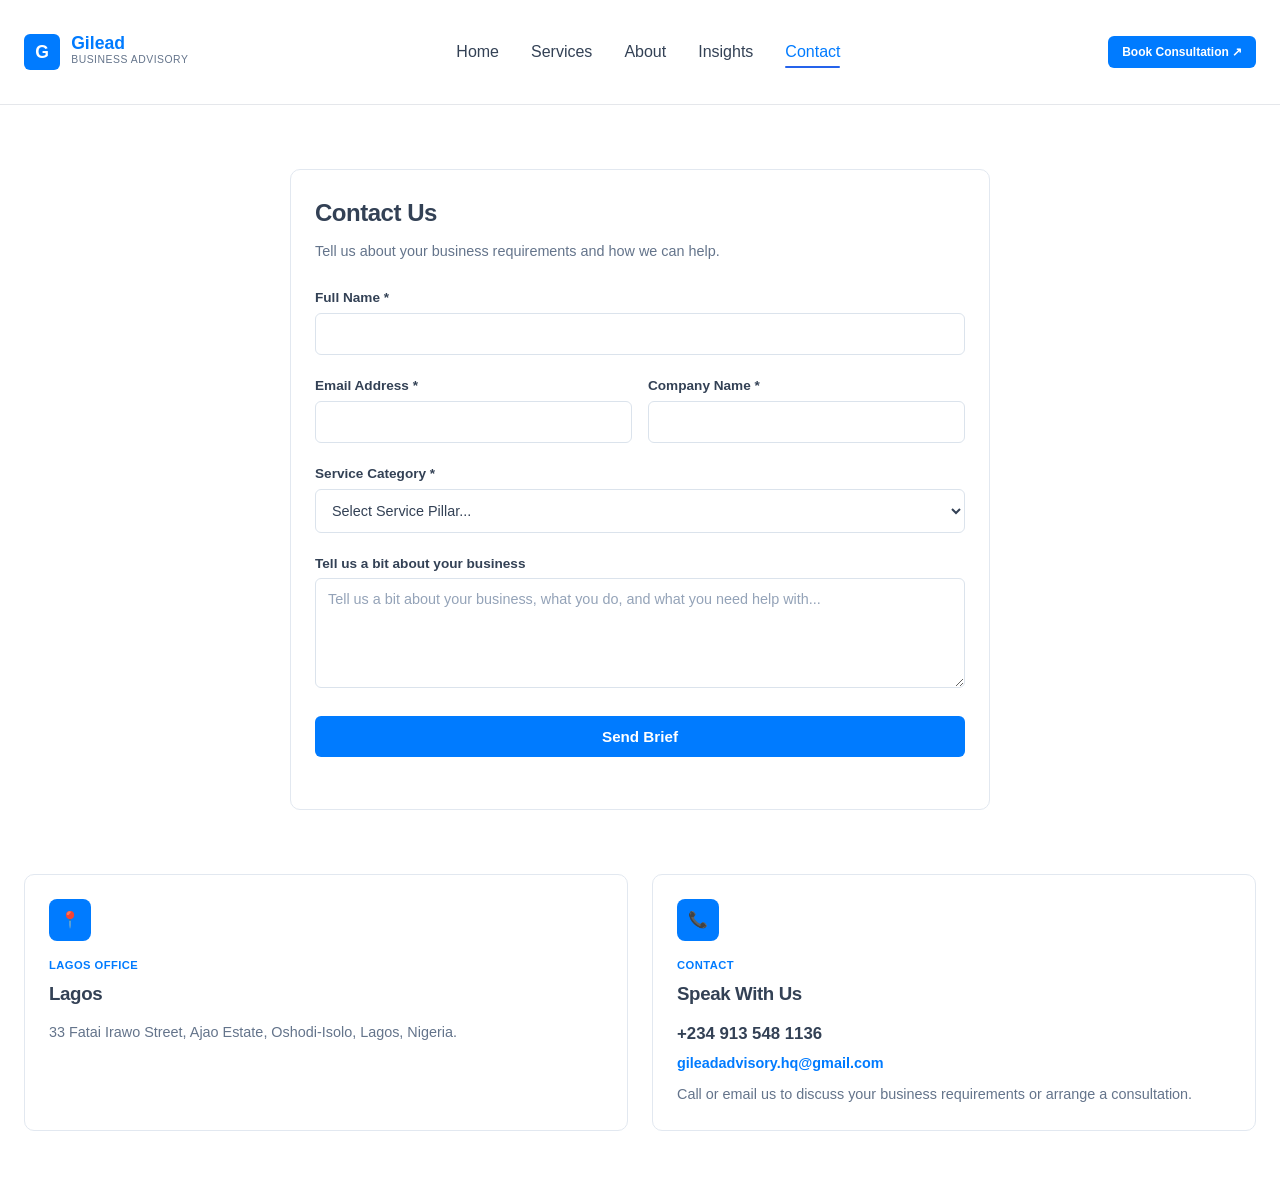
<file: contact.html>
<!DOCTYPE html>
<html lang="en">
<head>
  <meta charset="UTF-8">
  <meta name="viewport" content="width=device-width, initial-scale=1.0">

  <title>Contact Us | Gilead Business Advisory Ltd.</title>

  <link rel="stylesheet" href="css/style.css">
  <link rel="stylesheet" href="css/components.css">

  <style>
    /* =================================
       NORMAL BLUE
       ================================= */

    :root {
      --normal-blue: #007bff;
      --normal-blue-dark: #0069d9;
      --normal-blue-light: #eaf3ff;
      --white: #ffffff;
      --dark-text: #334155;
      --muted-text: #64748b;
      --border: #dbe3ec;
    }

    /* =================================
       WHITE PAGE BACKGROUND
       ================================= */

    body {
      background: #ffffff !important;
      color: var(--dark-text);
    }

    /* =================================
       REMOVE ALL HOVER EFFECTS
       ================================= */

    .interactive-card,
    .interactive-card:hover,
    .contact-card,
    .contact-card:hover,
    .btn,
    .btn:hover,
    a,
    a:hover,
    .nav-link,
    .nav-link:hover {
      transform: none !important;
      transition: none !important;
    }

    .interactive-card:hover,
    .contact-card:hover {
      box-shadow: none !important;
    }

    /* =================================
       HEADER
       ================================= */

    .header-nav {
      width: 100%;
      background: #ffffff;
      border-bottom: 1px solid #e5e7eb;
    }

    .header-nav .container {
      min-height: 72px;
    }

    .nav-brand {
      display: flex;
      align-items: center;
      gap: 0.7rem;
      text-decoration: none;
    }

    .brand-logo {
      background: var(--normal-blue) !important;
      color: #ffffff !important;
    }

    .nav-link {
      color: #334155 !important;
    }

    .nav-link:hover,
    .nav-link.active {
      color: var(--normal-blue) !important;
    }

    /* =================================
       SMALL BOOK CONSULTATION BUTTON
       ================================= */

    .header-nav .btn-primary {
      background: var(--normal-blue) !important;
      color: #ffffff !important;
      padding: 0.5rem 0.8rem !important;
      font-size: 0.75rem !important;
      line-height: 1.2 !important;
      border-radius: 6px !important;
      white-space: nowrap;
      box-shadow: none !important;
    }

    .header-nav .btn-primary:hover {
      background: var(--normal-blue) !important;
      color: #ffffff !important;
      box-shadow: none !important;
    }

    /* =================================
       MOBILE HAMBURGER
       ================================= */

    .mobile-menu-toggle {
      display: none;
      width: 42px;
      height: 42px;
      border: 1px solid #dbe3ec;
      border-radius: 7px;
      background: #ffffff;
      cursor: pointer;
      padding: 8px;
      flex-direction: column;
      justify-content: center;
      align-items: center;
      gap: 5px;
    }

    .mobile-menu-toggle:hover {
      background: #ffffff !important;
      box-shadow: none !important;
      transform: none !important;
    }

    .mobile-menu-toggle span {
      display: block;
      width: 22px;
      height: 2px;
      background: var(--normal-blue);
      border-radius: 2px;
    }

    /* =================================
       MOBILE NAVIGATION
       ================================= */

    .mobile-nav {
      display: none;
      width: 100%;
      background: #ffffff;
      border-top: 1px solid #e5e7eb;
      padding: 0.75rem 1rem 1rem;
      box-sizing: border-box;
    }

    .mobile-nav.open {
      display: block;
    }

    .mobile-nav a {
      display: block;
      padding: 0.8rem 0.5rem;
      text-decoration: none;
      color: #334155;
      font-weight: 600;
      border-bottom: 1px solid #f1f5f9;
    }

    .mobile-nav a:hover {
      color: #334155 !important;
      background: #ffffff !important;
      transform: none !important;
      box-shadow: none !important;
    }

    .mobile-nav a.active {
      color: var(--normal-blue) !important;
    }

    .mobile-nav .mobile-consultation {
      margin-top: 0.8rem;
      background: var(--normal-blue) !important;
      color: #ffffff !important;
      text-align: center;
      border-radius: 6px;
      border: none;
    }

    .mobile-nav .mobile-consultation:hover {
      background: var(--normal-blue) !important;
      color: #ffffff !important;
    }

    /* =================================
       CONTACT FORM
       ================================= */

    .contact-form-section {
      padding: 4rem 0 3rem;
    }

    .contact-form-container {
      max-width: 700px;
      margin: 0 auto;
    }

    .contact-form-card {
      background: #ffffff !important;
      padding: 1.5rem;
      border-radius: 10px;
      box-shadow: none !important;
    }

    .contact-form-card:hover {
      background: #ffffff !important;
      box-shadow: none !important;
      transform: none !important;
    }

    .contact-form-card h2 {
      margin-bottom: 0.5rem;
      color: #334155;
    }

    .contact-form-description {
      color: var(--muted-text);
      font-size: 0.9rem;
      margin-bottom: 1.5rem;
      line-height: 1.6;
    }

    /* =================================
       FORM GRID
       ================================= */

    .form-grid {
      display: grid;
      grid-template-columns: 1fr 1fr;
      gap: 1rem;
    }

    .form-field label {
      display: block;
      font-size: 0.85rem;
      font-weight: 600;
      margin-bottom: 0.25rem;
      color: #334155;
    }

    .form-field input,
    .form-field select,
    .form-field textarea {
      width: 100%;
      padding: 0.75rem;
      border-radius: 6px;
      border: 1px solid var(--border);
      font-family: inherit;
      font-size: 0.9rem;
      background: #ffffff;
      color: #334155;
      box-sizing: border-box;
    }

    .form-field input:focus,
    .form-field select:focus,
    .form-field textarea:focus {
      outline: 2px solid rgba(0, 123, 255, 0.15);
      border-color: var(--normal-blue);
    }

    .form-field textarea {
      resize: vertical;
      min-height: 110px;
    }

    .form-field textarea::placeholder {
      color: #94a3b8;
    }

    /* =================================
       SEND BUTTON
       ================================= */

    .form-submit {
      width: 100%;
      background: var(--normal-blue) !important;
      color: #ffffff !important;
      border: none !important;
      cursor: pointer;
      padding: 0.75rem 1rem !important;
      border-radius: 6px !important;
      box-shadow: none !important;
    }

    .form-submit:hover {
      background: var(--normal-blue) !important;
      color: #ffffff !important;
      transform: none !important;
      box-shadow: none !important;
    }

    /* =================================
       CONTACT DETAILS
       ================================= */

    .contact-details-section {
      padding: 1rem 0 4rem;
    }

    .contact-details-grid {
      display: grid;
      grid-template-columns: repeat(2, minmax(0, 1fr));
      gap: 1.5rem;
    }

    .contact-card {
      background: #ffffff !important;
      padding: 1.5rem;
      border-radius: 10px;
      box-shadow: none !important;
    }

    .contact-card:hover {
      background: #ffffff !important;
      box-shadow: none !important;
      transform: none !important;
    }

    /* =================================
       BLUE STICKER / ICON BOX
       ================================= */

    .contact-card .icon-box,
    .contact-card:hover .icon-box {
      width: 42px !important;
      height: 42px !important;
      display: flex !important;
      align-items: center !important;
      justify-content: center !important;
      background: var(--normal-blue) !important;
      color: #ffffff !important;
      border-radius: 8px !important;
      margin-bottom: 1rem !important;
      transform: none !important;
      transition: none !important;
      box-shadow: none !important;
    }

    .contact-label,
    .contact-card:hover .contact-label {
      font-size: 0.7rem;
      font-weight: 700;
      color: var(--normal-blue) !important;
      text-transform: uppercase;
      letter-spacing: 0.04em;
    }

    .contact-card h3,
    .contact-card:hover h3 {
      margin: 0.25rem 0 0.75rem;
      color: #334155 !important;
      transform: none !important;
    }

    .contact-description,
    .contact-card:hover .contact-description {
      font-size: 0.9rem;
      color: var(--muted-text) !important;
      line-height: 1.6;
      transform: none !important;
    }

    .phone-number,
    .contact-card:hover .phone-number {
      font-size: 1.05rem;
      font-weight: 700;
      color: #334155 !important;
      margin-bottom: 0.25rem;
      transform: none !important;
    }

    .email-address,
    .contact-card:hover .email-address {
      font-size: 0.9rem;
      font-weight: 600;
      color: var(--normal-blue) !important;
      margin-bottom: 0.5rem;
      word-break: break-word;
      transform: none !important;
    }

    /* =================================
       TABLET
       ================================= */

    @media (max-width: 900px) {

      .header-nav .container {
        min-height: 68px;
      }

      .header-nav nav {
        display: none;
      }

      .header-nav > .container > .btn-primary {
        display: none;
      }

      .mobile-menu-toggle {
        display: flex;
      }

      .contact-details-grid {
        grid-template-columns: 1fr;
      }
    }

    /* =================================
       MOBILE
       ================================= */

    @media (max-width: 700px) {

      .header-nav .container {
        padding-left: 1rem;
        padding-right: 1rem;
      }

      .nav-brand {
        gap: 0.55rem;
      }

      .brand-logo {
        width: 36px !important;
        height: 36px !important;
        font-size: 0.95rem !important;
      }

      .nav-brand div:nth-child(2) div:first-child {
        font-size: 1rem !important;
      }

      .nav-brand div:nth-child(2) div:last-child {
        font-size: 0.58rem !important;
      }

      .contact-form-section {
        padding: 2rem 0 2rem;
      }

      .contact-form-container {
        width: 100%;
        padding-left: 1rem;
        padding-right: 1rem;
        box-sizing: border-box;
      }

      .contact-form-card {
        padding: 1.2rem;
      }

      .form-grid {
        grid-template-columns: 1fr !important;
      }

      .contact-details-section {
        padding: 1rem 0 3rem;
      }

      .contact-details-section .container {
        padding-left: 1rem;
        padding-right: 1rem;
      }

      .contact-details-grid {
        grid-template-columns: 1fr;
        gap: 1rem;
      }

      .contact-card {
        padding: 1.2rem;
      }
    }

    /* =================================
       SMALL PHONES
       ================================= */

    @media (max-width: 420px) {

      .header-nav .container {
        min-height: 62px;
      }

      .brand-logo {
        width: 34px !important;
        height: 34px !important;
      }

      .mobile-menu-toggle {
        width: 40px;
        height: 40px;
      }

      .contact-form-card {
        padding: 1rem;
      }

      .contact-form-card h2 {
        font-size: 1.25rem;
      }

      .contact-form-description {
        font-size: 0.85rem;
      }

      .contact-card {
        padding: 1rem;
      }
    }
  </style>
</head>

<body>

  <!-- NAVIGATION -->

  <header class="header-nav">

    <div class="container flex items-center justify-between">

      <a href="index.html" class="nav-brand">

        <div class="brand-logo">
          G
        </div>

        <div>

          <div style="
            font-weight: 800;
            line-height: 1;
            font-size: 1.1rem;
            color: var(--normal-blue);
          ">
            Gilead
          </div>

          <div style="
            font-size: 0.65rem;
            letter-spacing: 0.05em;
            color: var(--text-muted);
            text-transform: uppercase;
          ">
            Business Advisory
          </div>

        </div>

      </a>


      <nav>

        <ul class="nav-menu">

          <li>
            <a href="index.html" class="nav-link">
              Home
            </a>
          </li>

          <li>
            <a href="services.html" class="nav-link">
              Services
            </a>
          </li>

          <li>
            <a href="about.html" class="nav-link">
              About
            </a>
          </li>

          <li>
            <a href="insights.html" class="nav-link">
              Insights
            </a>
          </li>

          <li>
            <a href="contact.html" class="nav-link active">
              Contact
            </a>
          </li>

        </ul>

      </nav>


      <!-- Desktop Book Consultation -->

      <a
        href="book-consultation.html"
        class="btn btn-primary"
      >
        Book Consultation &#8599;
      </a>


      <!-- Mobile Hamburger -->

      <button
        class="mobile-menu-toggle"
        id="mobile-menu-toggle"
        type="button"
        aria-label="Open navigation menu"
        aria-expanded="false"
      >

        <span></span>
        <span></span>
        <span></span>

      </button>

    </div>


    <!-- Mobile Navigation -->

    <div
      class="mobile-nav"
      id="mobile-nav"
    >

      <a href="index.html">
        Home
      </a>

      <a href="services.html">
        Services
      </a>

      <a href="about.html">
        About
      </a>

      <a href="insights.html">
        Insights
      </a>

      <a
        href="contact.html"
        class="active"
      >
        Contact
      </a>

      <a
        href="book-consultation.html"
        class="mobile-consultation"
      >
        Book Consultation &#8599;
      </a>

    </div>

  </header>


  <!-- CONTACT FORM -->

  <section class="contact-form-section">

    <div class="contact-form-container">

      <div class="interactive-card contact-form-card">

        <h2>
          Contact Us
        </h2>

        <p class="contact-form-description">
          Tell us about your business requirements and how we can help.
        </p>


        <form
          id="gilead-contact-form"
          class="flex flex-col"
          style="gap: 1.25rem;"
        >

          <!-- Full Name -->

          <div class="form-field">

            <label for="fullName">
              Full Name *
            </label>

            <input
              type="text"
              id="fullName"
              name="fullName"
              required
            >

          </div>


          <!-- Email + Company -->

          <div class="form-grid">

            <div class="form-field">

              <label for="email">
                Email Address *
              </label>

              <input
                type="email"
                id="email"
                name="email"
                required
              >

            </div>


            <div class="form-field">

              <label for="companyName">
                Company Name *
              </label>

              <input
                type="text"
                id="companyName"
                name="companyName"
                required
              >

            </div>

          </div>


          <!-- Service -->

          <div class="form-field">

            <label for="serviceCategory">
              Service Category *
            </label>

            <select
              id="serviceCategory"
              name="serviceCategory"
              required
            >

              <option value="">
                Select Service Pillar...
              </option>

              <option value="Digital Marketing">
                Digital Marketing
              </option>

              <option value="Brand & Marketing Communications">
                Brand & Marketing Communications
              </option>

              <option value="Product & Growth">
                Product & Growth
              </option>

              <option value="Other">
                Other Strategic Need
              </option>

            </select>

          </div>


          <!-- Business Information -->

          <div class="form-field">

            <label for="brief">
              Tell us a bit about your business
            </label>

            <textarea
              id="brief"
              name="brief"
              rows="4"
              placeholder="Tell us a bit about your business, what you do, and what you need help with..."
            ></textarea>

          </div>


          <!-- Send -->

          <button
            type="submit"
            class="btn btn-primary form-submit"
          >
            Send Brief
          </button>


          <!-- Feedback -->

          <div
            id="form-feedback"
            style="
              font-size: 0.9rem;
              text-align: center;
              margin-top: 0.5rem;
            "
          ></div>

        </form>

      </div>

    </div>

  </section>


  <!-- OFFICE & CONTACT DETAILS -->

  <section class="contact-details-section">

    <div class="container contact-details-grid">


      <!-- Lagos Office -->

      <div class="interactive-card contact-card">

        <div class="icon-box">
          &#128205;
        </div>

        <div class="contact-label">
          Lagos Office
        </div>

        <h3>
          Lagos
        </h3>

        <p class="contact-description">
          33 Fatai Irawo Street, Ajao Estate,
          Oshodi-Isolo, Lagos, Nigeria.
        </p>

      </div>


      <!-- Contact Details -->

      <div class="interactive-card contact-card">

        <div class="icon-box">
          &#128222;
        </div>

        <div class="contact-label">
          Contact
        </div>

        <h3>
          Speak With Us
        </h3>

        <p class="phone-number">
          +234 913 548 1136
        </p>

        <p class="email-address">
          gileadadvisory.hq@gmail.com
        </p>

        <p class="contact-description">
          Call or email us to discuss your business
          requirements or arrange a consultation.
        </p>

      </div>

    </div>

  </section>


  <!-- MOBILE MENU SCRIPT -->

  <script>
    document.addEventListener("DOMContentLoaded", function () {

      const toggle =
        document.getElementById("mobile-menu-toggle");

      const mobileNav =
        document.getElementById("mobile-nav");

      if (!toggle || !mobileNav) {
        return;
      }


      toggle.addEventListener("click", function () {

        const isOpen =
          mobileNav.classList.toggle("open");

        toggle.setAttribute(
          "aria-expanded",
          isOpen ? "true" : "false"
        );

        toggle.setAttribute(
          "aria-label",
          isOpen
            ? "Close navigation menu"
            : "Open navigation menu"
        );

      });


      /* Close menu after clicking a link */

      const mobileLinks =
        mobileNav.querySelectorAll("a");

      mobileLinks.forEach(function (link) {

        link.addEventListener("click", function () {

          mobileNav.classList.remove("open");

          toggle.setAttribute(
            "aria-expanded",
            "false"
          );

          toggle.setAttribute(
            "aria-label",
            "Open navigation menu"
          );

        });

      });

    });
  </script>


  <script src="js/forms.js"></script>

</body>
</html>
</file>
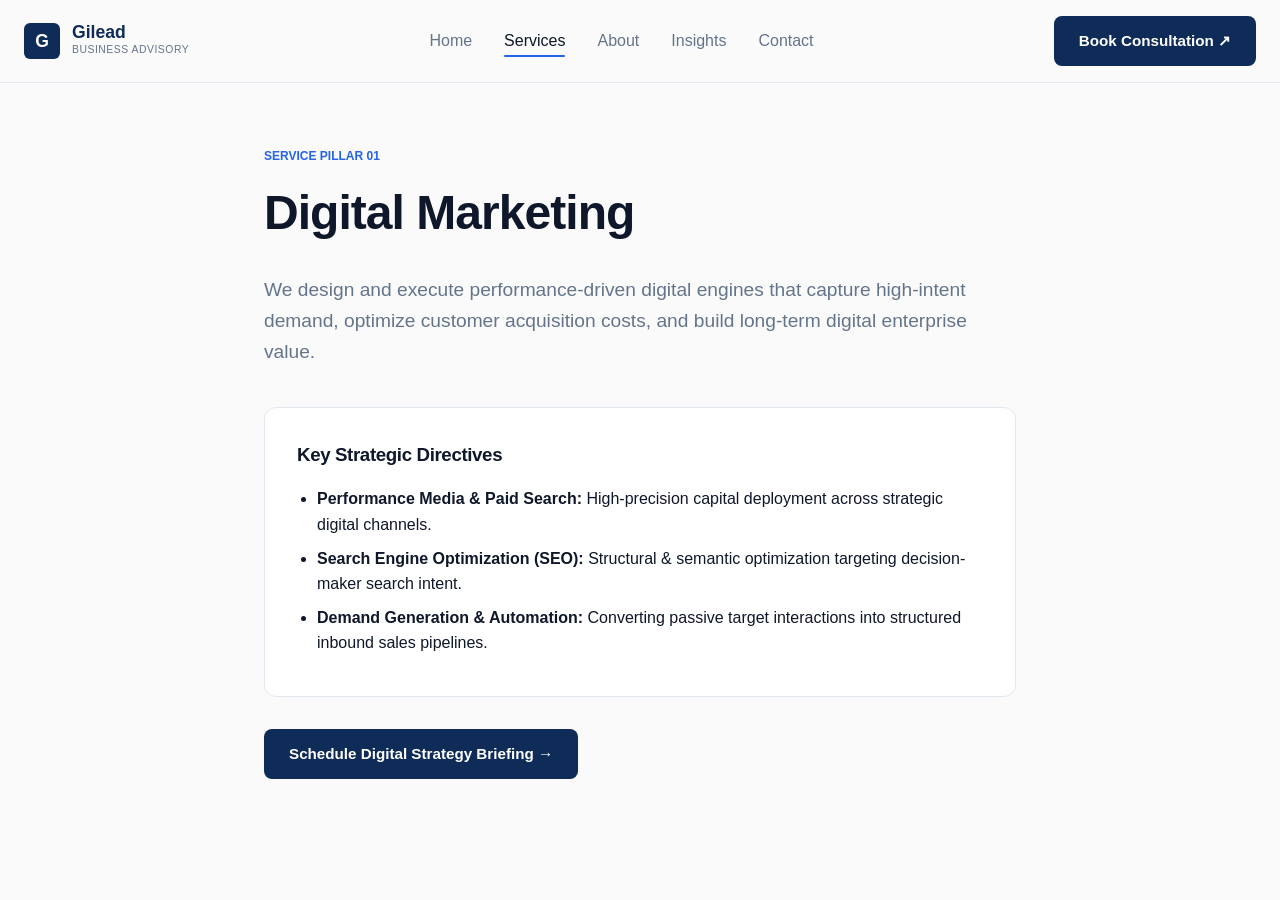
<file: digital-marketing.html>
<!DOCTYPE html>
<html lang="en">
<head>
  <meta charset="UTF-8">
  <meta name="viewport" content="width=device-width, initial-scale=1.0">
  <title>Digital Marketing Advisory | Gilead Business Advisory Ltd.</title>
  <link rel="stylesheet" href="css/style.css">
  <link rel="stylesheet" href="css/components.css">
</head>
<body>
  <header class="header-nav">
    <div class="container flex items-center justify-between">
      <a href="index.html" class="nav-brand">
        <div class="brand-logo">G</div>
        <div>
          <div style="font-weight: 800; line-height: 1; font-size: 1.1rem; color: var(--navy-dark);">Gilead</div>
          <div style="font-size: 0.65rem; letter-spacing: 0.05em; color: var(--text-muted); text-transform: uppercase;">Business Advisory</div>
        </div>
      </a>
      <nav>
        <ul class="nav-menu">
          <li><a href="index.html" class="nav-link">Home</a></li>
          <li><a href="services.html" class="nav-link active">Services</a></li>
          <li><a href="about.html" class="nav-link">About</a></li>
          <li><a href="insights.html" class="nav-link">Insights</a></li>
          <li><a href="contact.html" class="nav-link">Contact</a></li>
        </ul>
      </nav>
      <a href="book-consultation.html" class="btn btn-primary">Book Consultation &#8599;</a>
    </div>
  </header>

  <section style="padding: 4rem 0;">
    <div class="container" style="max-width: 800px;">
      <div style="font-size: 0.75rem; font-weight: 700; text-transform: uppercase; color: var(--royal-blue); margin-bottom: 0.5rem;">Service Pillar 01</div>
      <h1 style="font-size: 3rem; margin-bottom: 1.5rem;">Digital Marketing</h1>
      <p style="font-size: 1.2rem; color: var(--text-muted); margin-bottom: 2.5rem;">
        We design and execute performance-driven digital engines that capture high-intent demand, optimize customer acquisition costs, and build long-term digital enterprise value.
      </p>

      <div class="interactive-card" style="margin-bottom: 2rem;">
        <h3 style="margin-bottom: 1rem;">Key Strategic Directives</h3>
        <ul style="padding-left: 1.25rem; color: var(--text-charcoal);">
          <li style="margin-bottom: 0.5rem;"><strong>Performance Media & Paid Search:</strong> High-precision capital deployment across strategic digital channels.</li>
          <li style="margin-bottom: 0.5rem;"><strong>Search Engine Optimization (SEO):</strong> Structural & semantic optimization targeting decision-maker search intent.</li>
          <li style="margin-bottom: 0.5rem;"><strong>Demand Generation & Automation:</strong> Converting passive target interactions into structured inbound sales pipelines.</li>
        </ul>
      </div>

      <a href="book-consultation.html" class="btn btn-primary">Schedule Digital Strategy Briefing &rarr;</a>
    </div>
  </section>
</body>
</html>
</file>
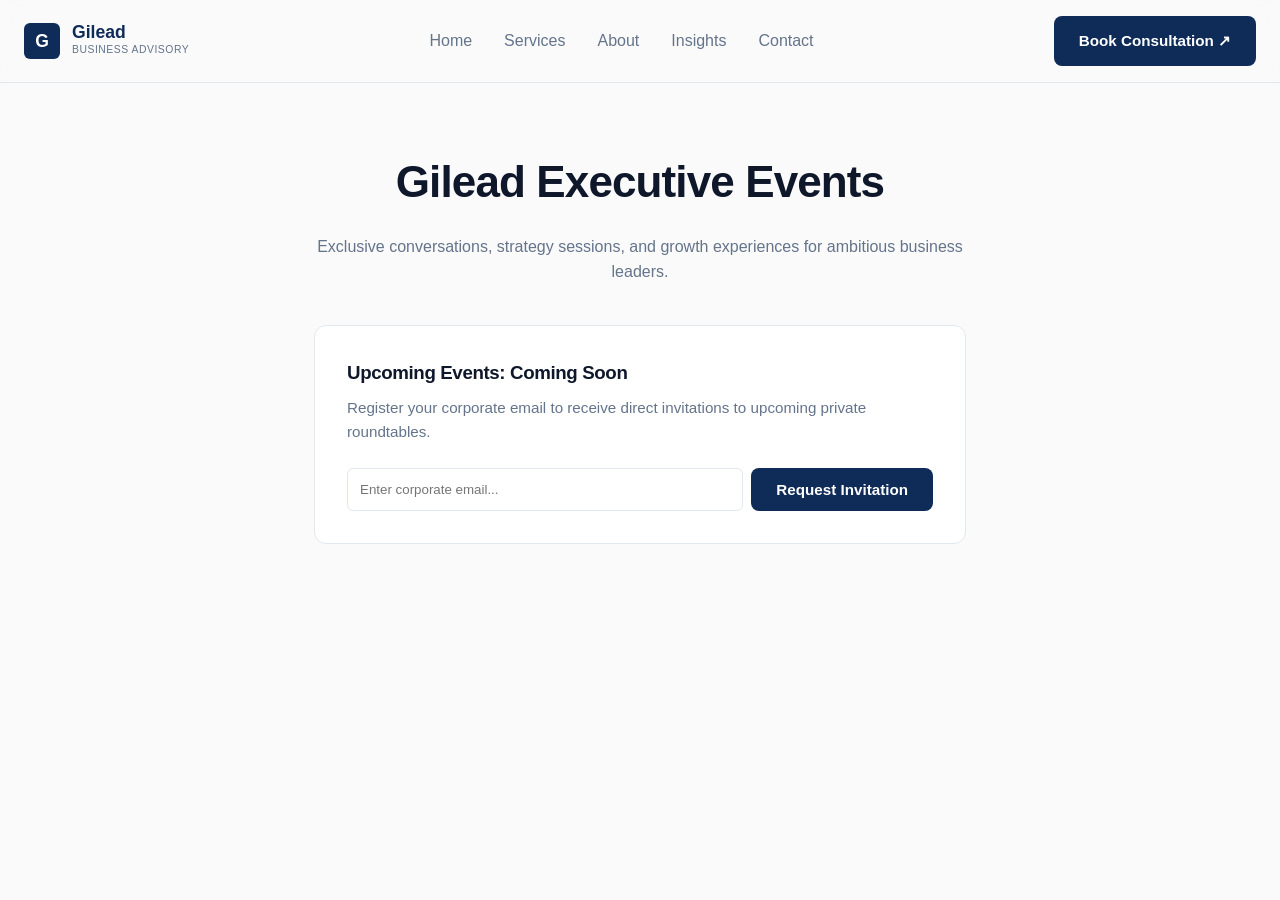
<file: events.html>
<!DOCTYPE html>
<html lang="en">
<head>
  <meta charset="UTF-8">
  <meta name="viewport" content="width=device-width, initial-scale=1.0">
  <title>Events & Strategy Sessions | Gilead Business Advisory Ltd.</title>
  <link rel="stylesheet" href="css/style.css">
  <link rel="stylesheet" href="css/components.css">
</head>
<body>
  <header class="header-nav">
    <div class="container flex items-center justify-between">
      <a href="index.html" class="nav-brand">
        <div class="brand-logo">G</div>
        <div>
          <div style="font-weight: 800; line-height: 1; font-size: 1.1rem; color: var(--navy-dark);">Gilead</div>
          <div style="font-size: 0.65rem; letter-spacing: 0.05em; color: var(--text-muted); text-transform: uppercase;">Business Advisory</div>
        </div>
      </a>
      <nav>
        <ul class="nav-menu">
          <li><a href="index.html" class="nav-link">Home</a></li>
          <li><a href="services.html" class="nav-link">Services</a></li>
          <li><a href="about.html" class="nav-link">About</a></li>
          <li><a href="insights.html" class="nav-link">Insights</a></li>
          <li><a href="contact.html" class="nav-link">Contact</a></li>
        </ul>
      </nav>
      <a href="book-consultation.html" class="btn btn-primary">Book Consultation &#8599;</a>
    </div>
  </header>

  <section style="padding: 4rem 0;">
    <div class="container" style="max-width: 700px; text-align: center;">
      <h1 style="font-size: 2.75rem; margin-bottom: 1rem;">Gilead Executive Events</h1>
      <p style="color: var(--text-muted); margin-bottom: 2.5rem;">Exclusive conversations, strategy sessions, and growth experiences for ambitious business leaders.</p>

      <div class="interactive-card" style="text-align: left;">
        <h3 style="margin-bottom: 0.5rem;">Upcoming Events: Coming Soon</h3>
        <p style="font-size: 0.95rem; color: var(--text-muted); margin-bottom: 1.5rem;">Register your corporate email to receive direct invitations to upcoming private roundtables.</p>
        
        <form class="flex" style="gap: 0.5rem;">
          <input type="email" placeholder="Enter corporate email..." required style="flex: 1; padding: 0.75rem; border-radius: 6px; border: 1px solid var(--border-light);">
          <button type="submit" class="btn btn-primary">Request Invitation</button>
        </form>
      </div>
    </div>
  </section>
</body>
</html>
</file>
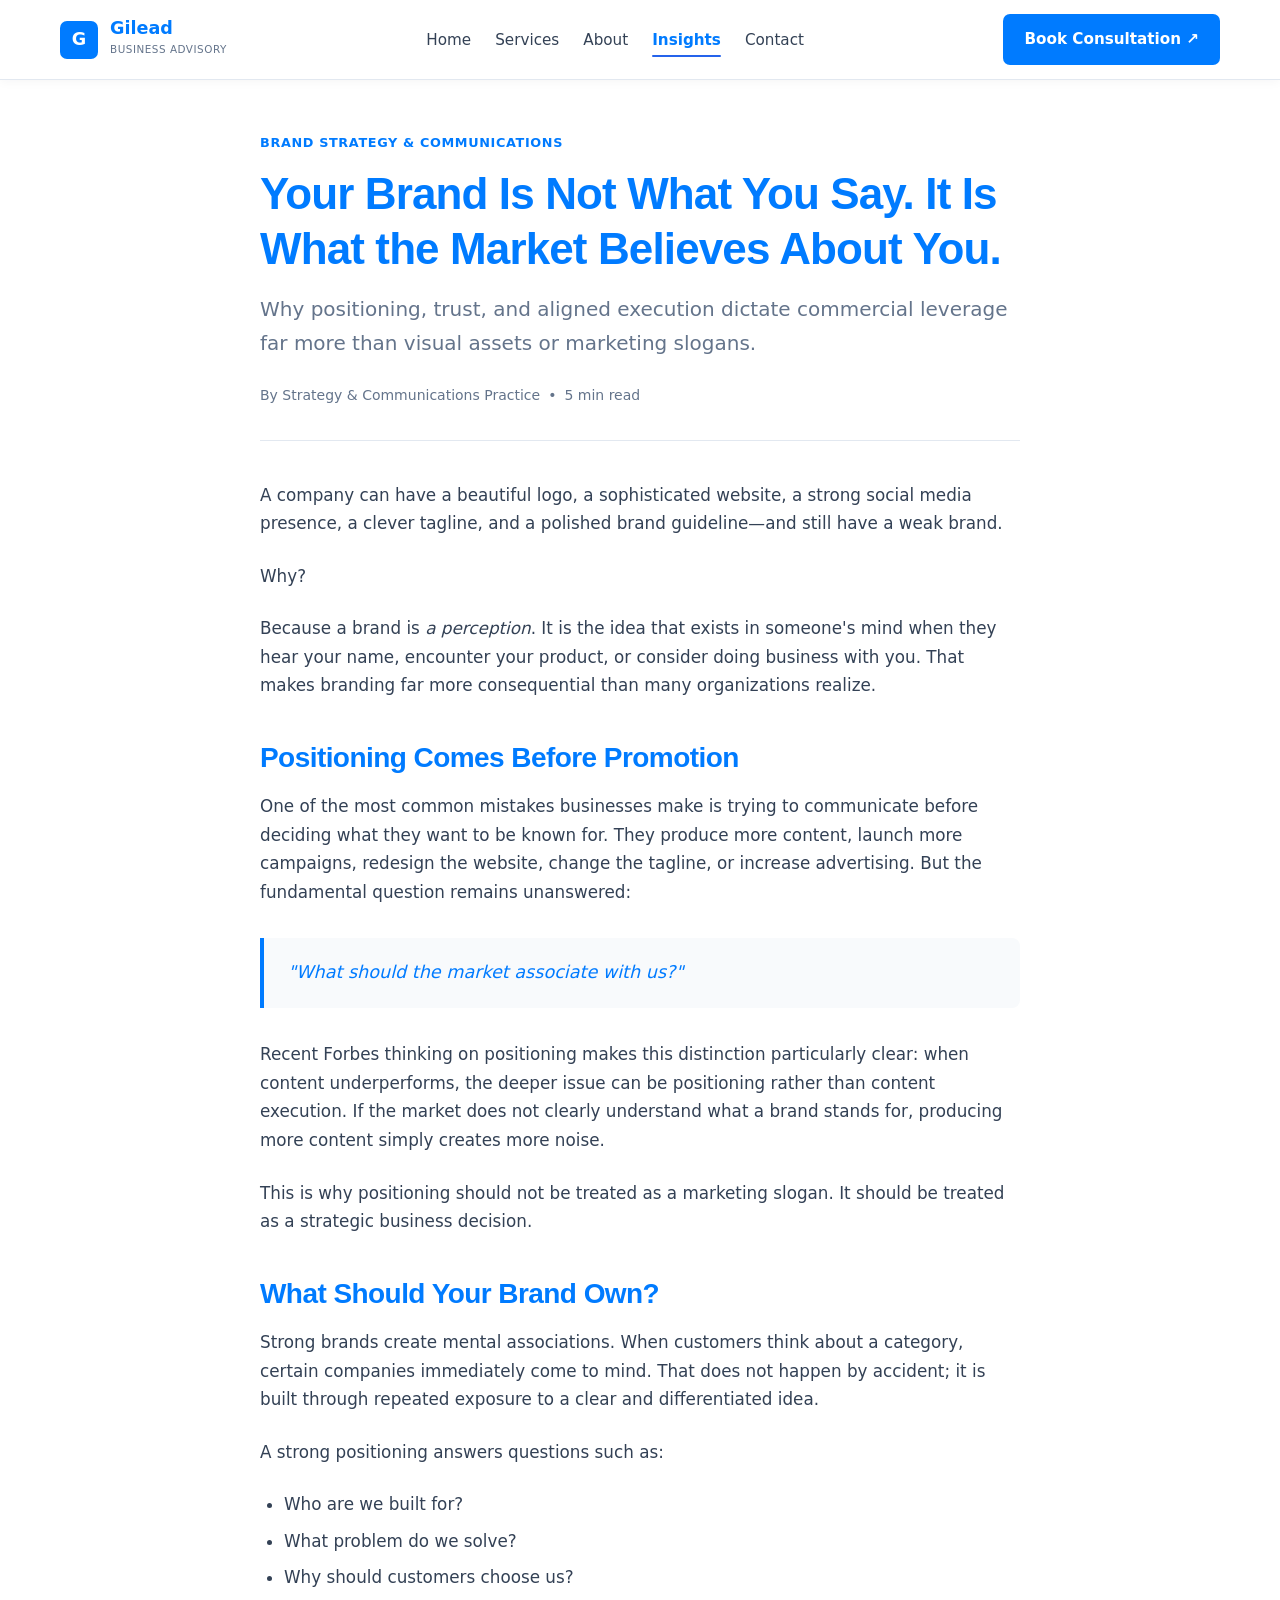
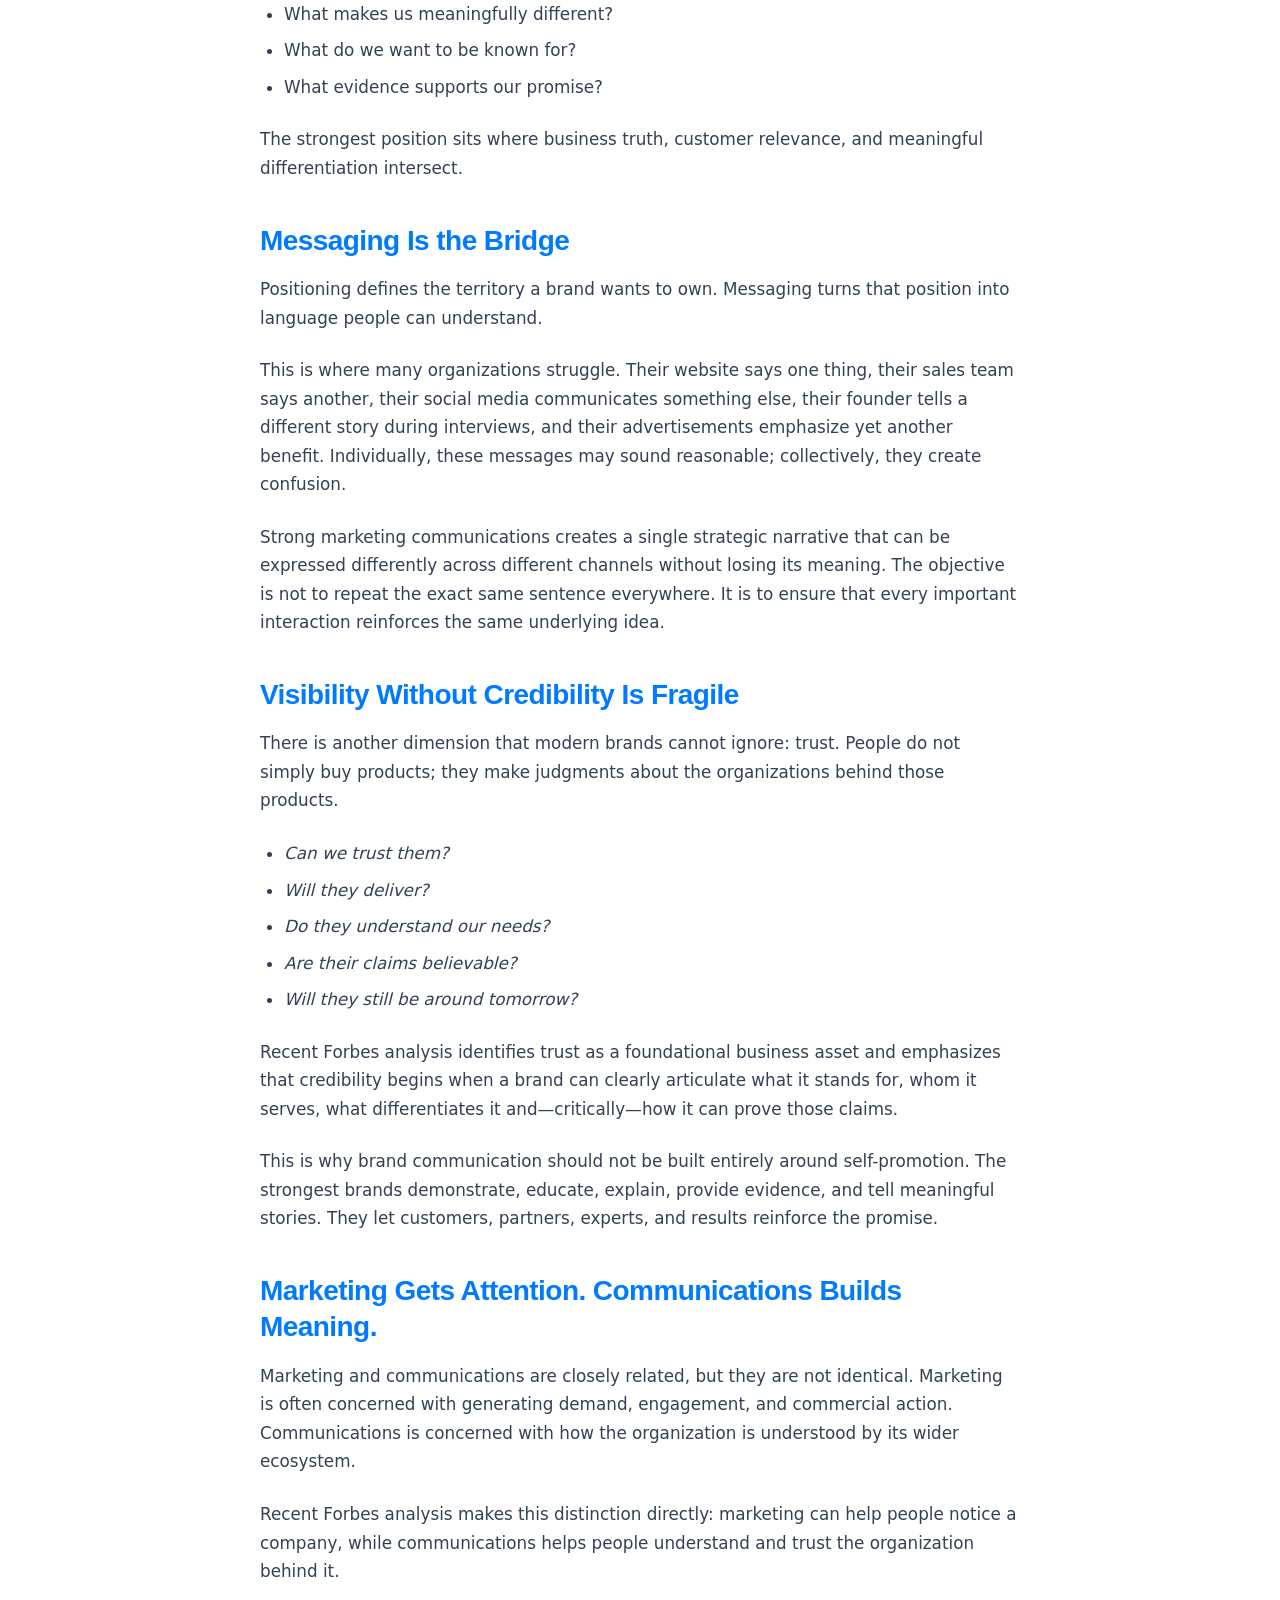
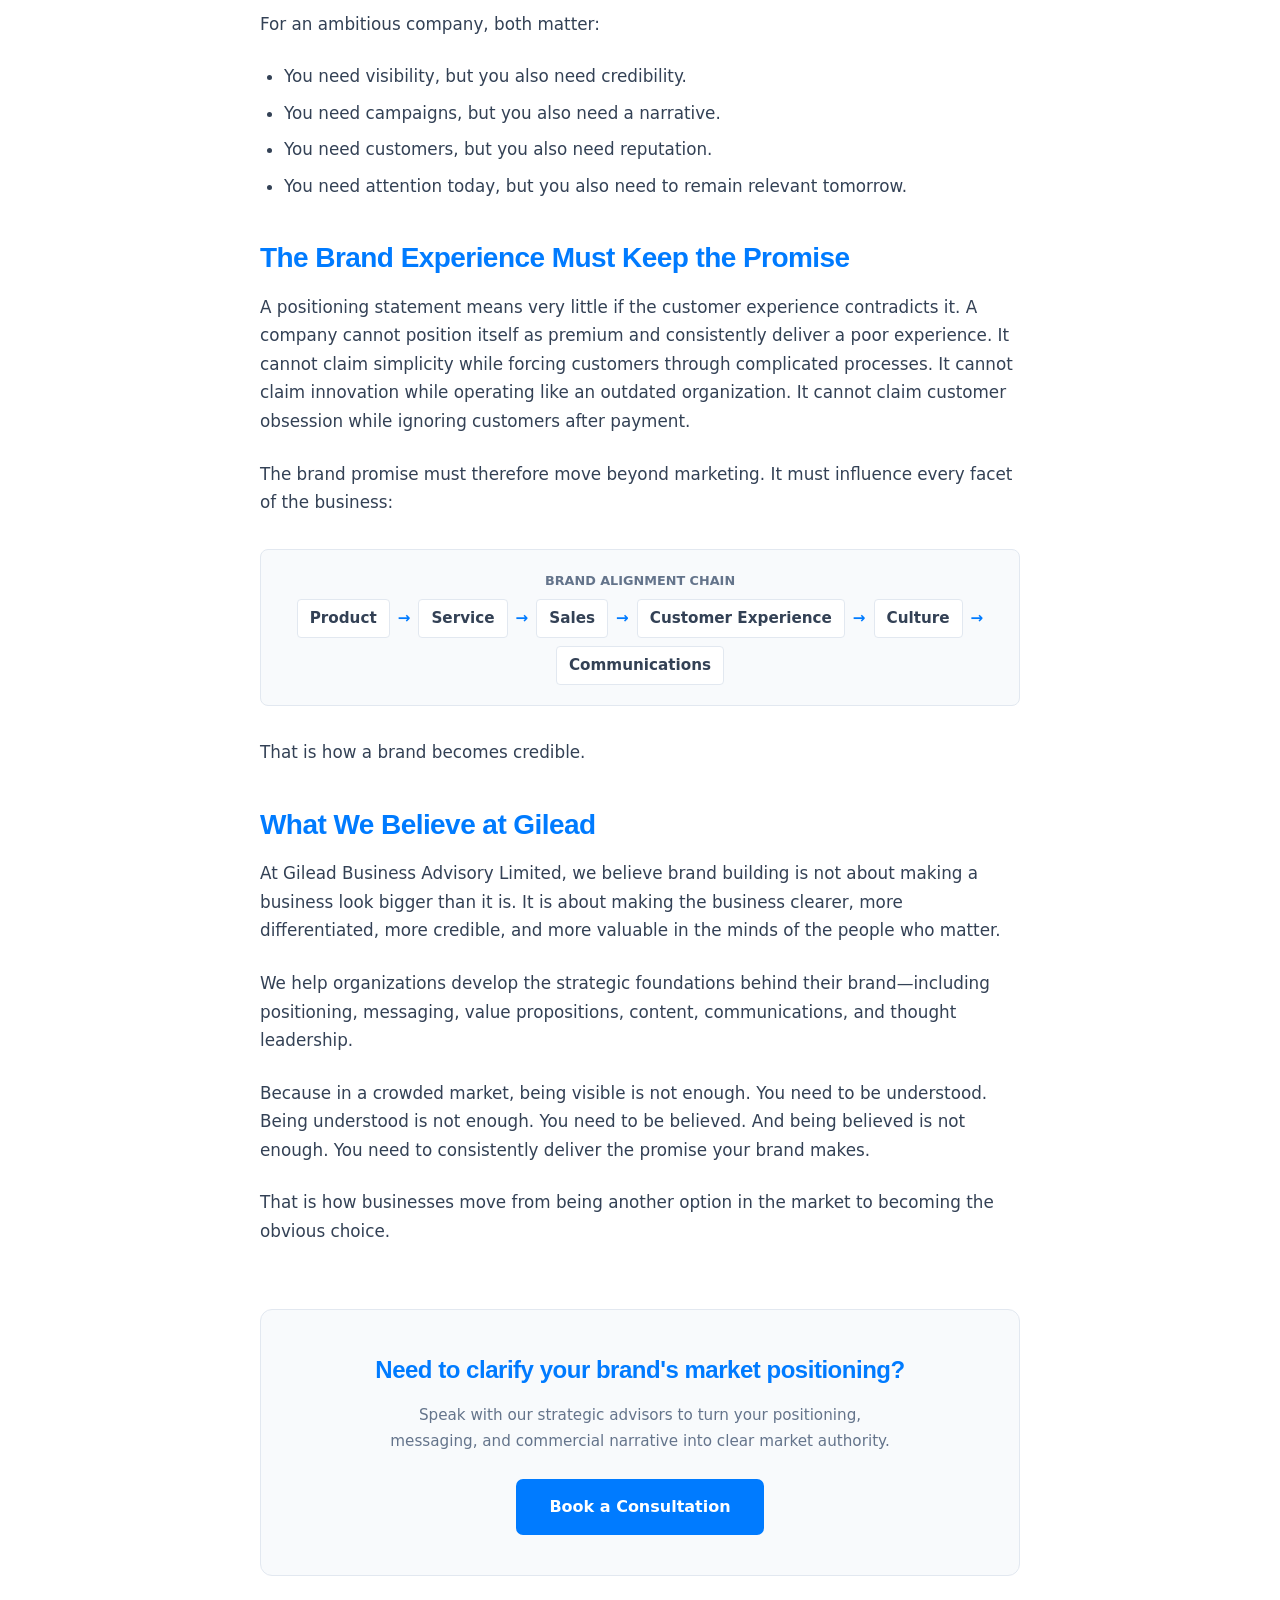
<file: insights.html>
<!DOCTYPE html>

<html lang="en">
<head>
  <meta charset="UTF-8">
  <meta name="viewport" content="width=device-width, initial-scale=1.0">
  <title>Your Brand Is Not What You Say | Gilead Business Advisory Ltd.</title>

  <link rel="stylesheet" href="css/style.css">
  <link rel="stylesheet" href="css/components.css">

  <style>
    :root {
      --blue: #007bff;
      --blue-dark: #0056b3;
      --blue-soft: #eaf2ff;
      --text-muted: #64748b;
      --text-charcoal: #334155;
      --bg-light: #f8fafc;
      --border-color: #e2e8f0;
    }

    * {
      box-sizing: border-box;
      margin: 0;
      padding: 0;
    }

    html {
      scroll-behavior: smooth;
      overflow-x: hidden;
    }

    body {
      font-family: system-ui, -apple-system, BlinkMacSystemFont, "Segoe UI",
        Roboto, Oxygen, Ubuntu, Cantarell, sans-serif;
      line-height: 1.7;
      color: var(--text-charcoal);
      background-color: #ffffff;
      overflow-x: hidden;
    }

    .container {
      width: 100%;
      max-width: 1200px;
      margin: 0 auto;
      padding: 0 1.25rem;
    }

    .article-container {
      max-width: 760px;
      margin: 0 auto;
    }

    /* =========================
       HEADER & NAVIGATION
    ========================= */

    .header-nav {
      background: #ffffff;
      border-bottom: 1px solid var(--border-color);
      padding: 0.85rem 0;
      position: sticky;
      top: 0;
      z-index: 1000;
      box-shadow: 0 2px 10px rgba(15, 23, 42, 0.04);
    }

    .nav-container {
      display: flex;
      align-items: center;
      justify-content: space-between;
      gap: 1rem;
      min-height: 44px;
    }

    .nav-brand {
      display: flex;
      align-items: center;
      gap: 0.75rem;
      text-decoration: none;
      flex-shrink: 0;
    }

    .brand-logo {
      width: 38px;
      height: 38px;
      background: var(--blue);
      color: #ffffff;
      display: flex;
      align-items: center;
      justify-content: center;
      font-weight: 800;
      border-radius: 7px;
      flex-shrink: 0;
    }

    .nav-brand-text {
      min-width: 0;
    }

    .nav-brand-title {
      font-weight: 800;
      line-height: 1;
      font-size: 1.1rem;
      color: var(--blue);
    }

    .nav-brand-subtitle {
      font-size: 0.65rem;
      letter-spacing: 0.05em;
      color: var(--text-muted);
      text-transform: uppercase;
      margin-top: 3px;
    }

    .nav-menu {
      display: flex;
      list-style: none;
      gap: 1.5rem;
      align-items: center;
    }

    .nav-link {
      text-decoration: none;
      color: var(--text-charcoal);
      font-weight: 500;
      font-size: 0.95rem;
      transition: color 0.2s ease;
    }

    .nav-link:hover,
    .nav-link.active {
      color: var(--blue);
    }

    .nav-link.active {
      font-weight: 700;
    }

    .btn {
      display: inline-block;
      padding: 0.75rem 1.25rem;
      border-radius: 7px;
      text-decoration: none;
      font-weight: 600;
      text-align: center;
      transition:
        background-color 0.2s ease,
        color 0.2s ease;
    }

    .btn-primary {
      background-color: var(--blue);
      color: #ffffff;
    }

    .btn-primary:hover {
      background-color: var(--blue-dark);
      color: #ffffff;
    }

    /* =========================
       MOBILE MENU BUTTON
    ========================= */

    .mobile-menu-toggle {
      display: none;
      width: 42px;
      height: 42px;
      background: #ffffff;
      border: 1px solid var(--border-color);
      border-radius: 8px;
      cursor: pointer;
      color: var(--blue);
      align-items: center;
      justify-content: center;
      flex-direction: column;
      gap: 5px;
      padding: 0;
      flex-shrink: 0;
      position: relative;
      z-index: 1100;
    }

    .mobile-menu-toggle span {
      display: block;
      width: 21px;
      height: 2px;
      background: var(--blue);
      border-radius: 2px;
      transition:
        transform 0.25s ease,
        opacity 0.25s ease;
    }

    .mobile-menu-toggle.active span:nth-child(1) {
      transform: translateY(7px) rotate(45deg);
    }

    .mobile-menu-toggle.active span:nth-child(2) {
      opacity: 0;
    }

    .mobile-menu-toggle.active span:nth-child(3) {
      transform: translateY(-7px) rotate(-45deg);
    }

    /* =========================
       MOBILE MENU
    ========================= */

    .mobile-menu {
      display: none;
    }

    /* =========================
       ARTICLE LAYOUT
    ========================= */

    .article-header {
      margin-bottom: 2.5rem;
      padding-bottom: 2rem;
      border-bottom: 1px solid var(--border-color);
    }

    .category-badge {
      display: inline-block;
      font-size: 0.8rem;
      font-weight: 700;
      color: var(--blue);
      text-transform: uppercase;
      letter-spacing: 0.05em;
      margin-bottom: 0.75rem;
    }

    .article-title {
      font-size: clamp(2rem, 4vw, 2.75rem);
      color: var(--blue);
      line-height: 1.25;
      margin-bottom: 1rem;
      font-weight: 800;
    }

    .article-subtitle {
      font-size: 1.25rem;
      color: var(--text-muted);
      margin-bottom: 1.5rem;
      font-weight: 400;
    }

    .article-meta {
      display: flex;
      align-items: center;
      gap: 0.5rem;
      font-size: 0.875rem;
      color: var(--text-muted);
      flex-wrap: wrap;
    }

    .article-body p {
      font-size: 1.05rem;
      margin-bottom: 1.5rem;
      color: var(--text-charcoal);
    }

    .article-body h2 {
      font-size: clamp(1.35rem, 3vw, 1.75rem);
      color: var(--blue);
      margin: 2.5rem 0 1rem 0;
      font-weight: 700;
      line-height: 1.3;
    }

    .article-body ul {
      margin: 1rem 0 1.5rem 1.5rem;
      list-style-type: disc;
    }

    .article-body li {
      margin-bottom: 0.5rem;
      font-size: 1.05rem;
    }

    /* =========================
       PULLQUOTE
    ========================= */

    .pullquote {
      border-left: 4px solid var(--blue);
      background-color: var(--bg-light);
      padding: 1.25rem 1.5rem;
      margin: 2rem 0;
      border-radius: 0 8px 8px 0;
      font-style: italic;
      font-size: 1.1rem;
      color: var(--blue);
    }

    /* =========================
       PROCESS WORKFLOW
    ========================= */

    .workflow-container {
      background: var(--bg-light);
      border: 1px solid var(--border-color);
      border-radius: 8px;
      padding: 1.25rem;
      margin: 2rem 0;
      text-align: center;
      font-weight: 700;
      color: var(--blue);
      font-size: 0.95rem;
    }

    .workflow-steps {
      display: flex;
      flex-wrap: wrap;
      justify-content: center;
      align-items: center;
      gap: 0.5rem;
      margin-top: 0.5rem;
    }

    .workflow-step {
      background: #ffffff;
      padding: 0.35rem 0.75rem;
      border-radius: 4px;
      border: 1px solid var(--border-color);
      color: var(--text-charcoal);
    }

    /* =========================
       CTA CARD
    ========================= */

    .cta-card {
      background: var(--bg-light);
      border: 1px solid var(--border-color);
      border-radius: 12px;
      padding: 2.5rem 1.5rem;
      text-align: center;
      margin-top: 4rem;
    }

    /* =========================
       TABLET
    ========================= */

    @media (max-width: 1000px) {

      .nav-menu {
        gap: 0.9rem;
      }

      .nav-link {
        font-size: 0.85rem;
      }

      .header-btn {
        padding: 0.65rem 0.8rem;
        font-size: 0.8rem;
      }
    }

    /* =========================
       MOBILE
    ========================= */

    @media (max-width: 768px) {

      .container {
        padding-left: 1rem;
        padding-right: 1rem;
      }

      .header-nav {
        padding: 0.7rem 0;
      }

      .nav-container {
        width: 100%;
        gap: 0.6rem;
      }

      .nav-brand {
        flex: 1;
        min-width: 0;
      }

      .nav-menu {
        display: none;
      }

      .header-btn {
        display: none;
      }

      .mobile-menu-toggle {
        display: flex;
      }

      .mobile-menu {
        position: absolute;
        top: calc(100% + 8px);
        left: 1rem;
        right: 1rem;

        display: flex;
        flex-direction: column;

        background: #ffffff;
        border: 1px solid var(--border-color);
        border-radius: 12px;
        box-shadow: 0 12px 30px rgba(15, 23, 42, 0.12);

        padding: 0.5rem;

        opacity: 0;
        visibility: hidden;
        pointer-events: none;

        transform: translateY(-8px);

        transition:
          opacity 0.2s ease,
          transform 0.2s ease,
          visibility 0.2s ease;
      }

      .mobile-menu.open {
        opacity: 1;
        visibility: visible;
        pointer-events: auto;
        transform: translateY(0);
      }

      .mobile-menu a {
        display: block;
        width: 100%;
        padding: 0.9rem 1rem;
        border-radius: 8px;

        color: var(--text-charcoal);
        text-decoration: none;
        font-size: 0.92rem;
        font-weight: 600;
      }

      .mobile-menu a:hover,
      .mobile-menu a.active {
        background: var(--blue-soft);
        color: var(--blue);
      }

      .mobile-menu .mobile-book {
        margin-top: 0.25rem;
        background: var(--blue);
        color: #ffffff;
        text-align: center;
      }

      .mobile-menu .mobile-book:hover {
        background: var(--blue-dark);
        color: #ffffff;
      }

      .article-container {
        max-width: 100%;
      }

      .article-header {
        margin-bottom: 2rem;
        padding-bottom: 1.5rem;
      }

      .article-title {
        font-size: 2rem;
        line-height: 1.2;
      }

      .article-subtitle {
        font-size: 1.05rem;
        line-height: 1.6;
      }

      .article-body p {
        font-size: 1rem;
        line-height: 1.7;
      }

      .article-body li {
        font-size: 1rem;
      }

      .pullquote {
        padding: 1rem 1.15rem;
        font-size: 1rem;
      }

      .workflow-container {
        padding: 1rem;
      }

      .workflow-steps {
        flex-direction: column;
        gap: 0.4rem;
      }

      .workflow-step {
        width: 100%;
      }

      .workflow-steps > span:not(.workflow-step) {
        width: auto;
      }

      .cta-card {
        padding: 2rem 1rem;
        margin-top: 3rem;
      }
    }

    /* =========================
       VERY SMALL PHONES
    ========================= */

    @media (max-width: 380px) {

      .container {
        padding-left: 0.85rem;
        padding-right: 0.85rem;
      }

      .mobile-menu-toggle {
        width: 40px;
        height: 40px;
      }

      .brand-logo {
        width: 36px;
        height: 36px;
      }

      .nav-brand-title {
        font-size: 1rem;
      }

      .article-title {
        font-size: 1.75rem;
      }

      .article-subtitle {
        font-size: 0.95rem;
      }

      .article-body p {
        font-size: 0.95rem;
      }

      .article-body li {
        font-size: 0.95rem;
      }

      .cta-card h3 {
        font-size: 1.3rem !important;
      }
    }
  </style>

</head>

<body>

  <!-- HEADER NAVIGATION -->

  <header class="header-nav">

    <div class="container nav-container">

      <!-- BRAND -->

      <a href="index.html" class="nav-brand">

        <div class="brand-logo">
          G
        </div>

        <div class="nav-brand-text">

          <div class="nav-brand-title">
            Gilead
          </div>

          <div class="nav-brand-subtitle">
            Business Advisory
          </div>

        </div>

      </a>

      <!-- DESKTOP NAVIGATION -->

      <nav aria-label="Desktop navigation">

        <ul class="nav-menu">

          <li>
            <a href="index.html" class="nav-link">
              Home
            </a>
          </li>

          <li>
            <a href="services.html" class="nav-link">
              Services
            </a>
          </li>

          <li>
            <a href="about.html" class="nav-link">
              About
            </a>
          </li>

          <li>
            <a href="insights.html" class="nav-link active">
              Insights
            </a>
          </li>

          <li>
            <a href="contact.html" class="nav-link">
              Contact
            </a>
          </li>

        </ul>

      </nav>

      <!-- DESKTOP CONSULTATION -->

      <a
        href="book-consultation.html"
        class="btn btn-primary header-btn"
      >
        Book Consultation &#8599;
      </a>

      <!-- MOBILE HAMBURGER -->

      <button
        class="mobile-menu-toggle"
        id="mobileMenuToggle"
        type="button"
        aria-label="Open navigation menu"
        aria-expanded="false"
        aria-controls="mobileMenu"
      >

        <span></span>
        <span></span>
        <span></span>

      </button>

    </div>

    <!-- MOBILE MENU -->

    <nav
      class="mobile-menu"
      id="mobileMenu"
      aria-label="Mobile navigation"
    >

      <a href="index.html">
        Home
      </a>

      <a href="services.html">
        Services
      </a>

      <a href="about.html">
        About
      </a>

      <a href="insights.html" class="active">
        Insights
      </a>

      <a href="contact.html">
        Contact
      </a>

      <a
        href="book-consultation.html"
        class="mobile-book"
      >
        Book a Consultation &#8599;
      </a>

    </nav>

  </header>

  <!-- ARTICLE SECTION -->

  <section style="padding: 3rem 0 5rem 0;">

    <div class="container">

      <article class="article-container">

        <!-- ARTICLE HEADER -->

        <header class="article-header">

          <span class="category-badge">
            BRAND STRATEGY &amp; COMMUNICATIONS
          </span>

          <h1 class="article-title">
            Your Brand Is Not What You Say. It Is What the Market Believes About You.
          </h1>

          <p class="article-subtitle">
            Why positioning, trust, and aligned execution dictate commercial leverage far more than visual assets or marketing slogans.
          </p>

          <div class="article-meta">

            <span>
              By Strategy &amp; Communications Practice
            </span>

            <span>
              &bull;
            </span>

            <span>
              5 min read
            </span>

          </div>

        </header>

        <!-- ARTICLE CONTENT -->

        <div class="article-body">

          <p>
            A company can have a beautiful logo, a sophisticated website, a strong social media presence, a clever tagline, and a polished brand guideline—and still have a weak brand.
          </p>

          <p>
            Why?
          </p>

          <p>
            Because a brand is <em>a perception</em>. It is the idea that exists in someone's mind when they hear your name, encounter your product, or consider doing business with you. That makes branding far more consequential than many organizations realize.
          </p>

          <h2>
            Positioning Comes Before Promotion
          </h2>

          <p>
            One of the most common mistakes businesses make is trying to communicate before deciding what they want to be known for. They produce more content, launch more campaigns, redesign the website, change the tagline, or increase advertising. But the fundamental question remains unanswered:
          </p>

          <div class="pullquote">
            "What should the market associate with us?"
          </div>

          <p>
            Recent Forbes thinking on positioning makes this distinction particularly clear: when content underperforms, the deeper issue can be positioning rather than content execution. If the market does not clearly understand what a brand stands for, producing more content simply creates more noise.
          </p>

          <p>
            This is why positioning should not be treated as a marketing slogan. It should be treated as a strategic business decision.
          </p>

          <h2>
            What Should Your Brand Own?
          </h2>

          <p>
            Strong brands create mental associations. When customers think about a category, certain companies immediately come to mind. That does not happen by accident; it is built through repeated exposure to a clear and differentiated idea.
          </p>

          <p>
            A strong positioning answers questions such as:
          </p>

          <ul>
            <li>Who are we built for?</li>
            <li>What problem do we solve?</li>
            <li>Why should customers choose us?</li>
            <li>What makes us meaningfully different?</li>
            <li>What do we want to be known for?</li>
            <li>What evidence supports our promise?</li>
          </ul>

          <p>
            The strongest position sits where business truth, customer relevance, and meaningful differentiation intersect.
          </p>

          <h2>
            Messaging Is the Bridge
          </h2>

          <p>
            Positioning defines the territory a brand wants to own. Messaging turns that position into language people can understand.
          </p>

          <p>
            This is where many organizations struggle. Their website says one thing, their sales team says another, their social media communicates something else, their founder tells a different story during interviews, and their advertisements emphasize yet another benefit. Individually, these messages may sound reasonable; collectively, they create confusion.
          </p>

          <p>
            Strong marketing communications creates a single strategic narrative that can be expressed differently across different channels without losing its meaning. The objective is not to repeat the exact same sentence everywhere. It is to ensure that every important interaction reinforces the same underlying idea.
          </p>

          <h2>
            Visibility Without Credibility Is Fragile
          </h2>

          <p>
            There is another dimension that modern brands cannot ignore: trust. People do not simply buy products; they make judgments about the organizations behind those products.
          </p>

          <ul>
            <li><em>Can we trust them?</em></li>
            <li><em>Will they deliver?</em></li>
            <li><em>Do they understand our needs?</em></li>
            <li><em>Are their claims believable?</em></li>
            <li><em>Will they still be around tomorrow?</em></li>
          </ul>

          <p>
            Recent Forbes analysis identifies trust as a foundational business asset and emphasizes that credibility begins when a brand can clearly articulate what it stands for, whom it serves, what differentiates it and—critically—how it can prove those claims.
          </p>

          <p>
            This is why brand communication should not be built entirely around self-promotion. The strongest brands demonstrate, educate, explain, provide evidence, and tell meaningful stories. They let customers, partners, experts, and results reinforce the promise.
          </p>

          <h2>
            Marketing Gets Attention. Communications Builds Meaning.
          </h2>

          <p>
            Marketing and communications are closely related, but they are not identical. Marketing is often concerned with generating demand, engagement, and commercial action. Communications is concerned with how the organization is understood by its wider ecosystem.
          </p>

          <p>
            Recent Forbes analysis makes this distinction directly: marketing can help people notice a company, while communications helps people understand and trust the organization behind it.
          </p>

          <p>
            For an ambitious company, both matter:
          </p>

          <ul>
            <li>You need visibility, but you also need credibility.</li>
            <li>You need campaigns, but you also need a narrative.</li>
            <li>You need customers, but you also need reputation.</li>
            <li>You need attention today, but you also need to remain relevant tomorrow.</li>
          </ul>

          <h2>
            The Brand Experience Must Keep the Promise
          </h2>

          <p>
            A positioning statement means very little if the customer experience contradicts it. A company cannot position itself as premium and consistently deliver a poor experience. It cannot claim simplicity while forcing customers through complicated processes. It cannot claim innovation while operating like an outdated organization. It cannot claim customer obsession while ignoring customers after payment.
          </p>

          <p>
            The brand promise must therefore move beyond marketing. It must influence every facet of the business:
          </p>

          <!-- WORKFLOW -->

          <div class="workflow-container">

            <div style="margin-bottom: 0.5rem; font-size: 0.8rem; text-transform: uppercase; color: var(--text-muted);">
              Brand Alignment Chain
            </div>

            <div class="workflow-steps">

              <span class="workflow-step">
                Product
              </span>

              <span aria-hidden="true">
                &rarr;
              </span>

              <span class="workflow-step">
                Service
              </span>

              <span aria-hidden="true">
                &rarr;
              </span>

              <span class="workflow-step">
                Sales
              </span>

              <span aria-hidden="true">
                &rarr;
              </span>

              <span class="workflow-step">
                Customer Experience
              </span>

              <span aria-hidden="true">
                &rarr;
              </span>

              <span class="workflow-step">
                Culture
              </span>

              <span aria-hidden="true">
                &rarr;
              </span>

              <span class="workflow-step">
                Communications
              </span>

            </div>

          </div>

          <p>
            That is how a brand becomes credible.
          </p>

          <h2>
            What We Believe at Gilead
          </h2>

          <p>
            At Gilead Business Advisory Limited, we believe brand building is not about making a business look bigger than it is. It is about making the business clearer, more differentiated, more credible, and more valuable in the minds of the people who matter.
          </p>

          <p>
            We help organizations develop the strategic foundations behind their brand—including positioning, messaging, value propositions, content, communications, and thought leadership.
          </p>

          <p>
            Because in a crowded market, being visible is not enough. You need to be understood. Being understood is not enough. You need to be believed. And being believed is not enough. You need to consistently deliver the promise your brand makes.
          </p>

          <p>
            That is how businesses move from being another option in the market to becoming the obvious choice.
          </p>

        </div>

        <!-- CALL TO ACTION -->

        <div class="cta-card">

          <h3 style="font-size: 1.5rem; color: var(--blue); margin-bottom: 0.75rem;">
            Need to clarify your brand's market positioning?
          </h3>

          <p style="color: var(--text-muted); margin-bottom: 1.5rem; font-size: 0.95rem; max-width: 500px; margin-left: auto; margin-right: auto;">
            Speak with our strategic advisors to turn your positioning, messaging, and commercial narrative into clear market authority.
          </p>

          <a
            href="book-consultation.html"
            class="btn btn-primary"
            style="padding: 0.85rem 2rem; font-size: 1rem;"
          >
            Book a Consultation
          </a>

        </div>

      </article>

    </div>

  </section>

  <!-- MOBILE NAVIGATION JAVASCRIPT -->

  <script>
    document.addEventListener("DOMContentLoaded", function () {

      const menuButton =
        document.getElementById("mobileMenuToggle");

      const mobileMenu =
        document.getElementById("mobileMenu");

      if (!menuButton || !mobileMenu) {
        return;
      }

      menuButton.addEventListener("click", function (event) {

        event.stopPropagation();

        const isOpen =
          mobileMenu.classList.toggle("open");

        menuButton.classList.toggle(
          "active",
          isOpen
        );

        menuButton.setAttribute(
          "aria-expanded",
          String(isOpen)
        );

        menuButton.setAttribute(
          "aria-label",
          isOpen
            ? "Close navigation menu"
            : "Open navigation menu"
        );

      });

      const mobileLinks =
        mobileMenu.querySelectorAll("a");

      mobileLinks.forEach(function (link) {

        link.addEventListener("click", function () {

          mobileMenu.classList.remove("open");

          menuButton.classList.remove("active");

          menuButton.setAttribute(
            "aria-expanded",
            "false"
          );

          menuButton.setAttribute(
            "aria-label",
            "Open navigation menu"
          );

        });

      });

      document.addEventListener("click", function (event) {

        const clickedInsideMenu =
          mobileMenu.contains(event.target);

        const clickedButton =
          menuButton.contains(event.target);

        if (
          !clickedInsideMenu &&
          !clickedButton
        ) {

          mobileMenu.classList.remove("open");

          menuButton.classList.remove("active");

          menuButton.setAttribute(
            "aria-expanded",
            "false"
          );

          menuButton.setAttribute(
            "aria-label",
            "Open navigation menu"
          );

        }

      });

      window.addEventListener("resize", function () {

        if (window.innerWidth > 768) {

          mobileMenu.classList.remove("open");

          menuButton.classList.remove("active");

          menuButton.setAttribute(
            "aria-expanded",
            "false"
          );

          menuButton.setAttribute(
            "aria-label",
            "Open navigation menu"
          );

        }

      });

    });
  </script>

  <script src="js/main.js"></script>

</body>
</html>
</file>
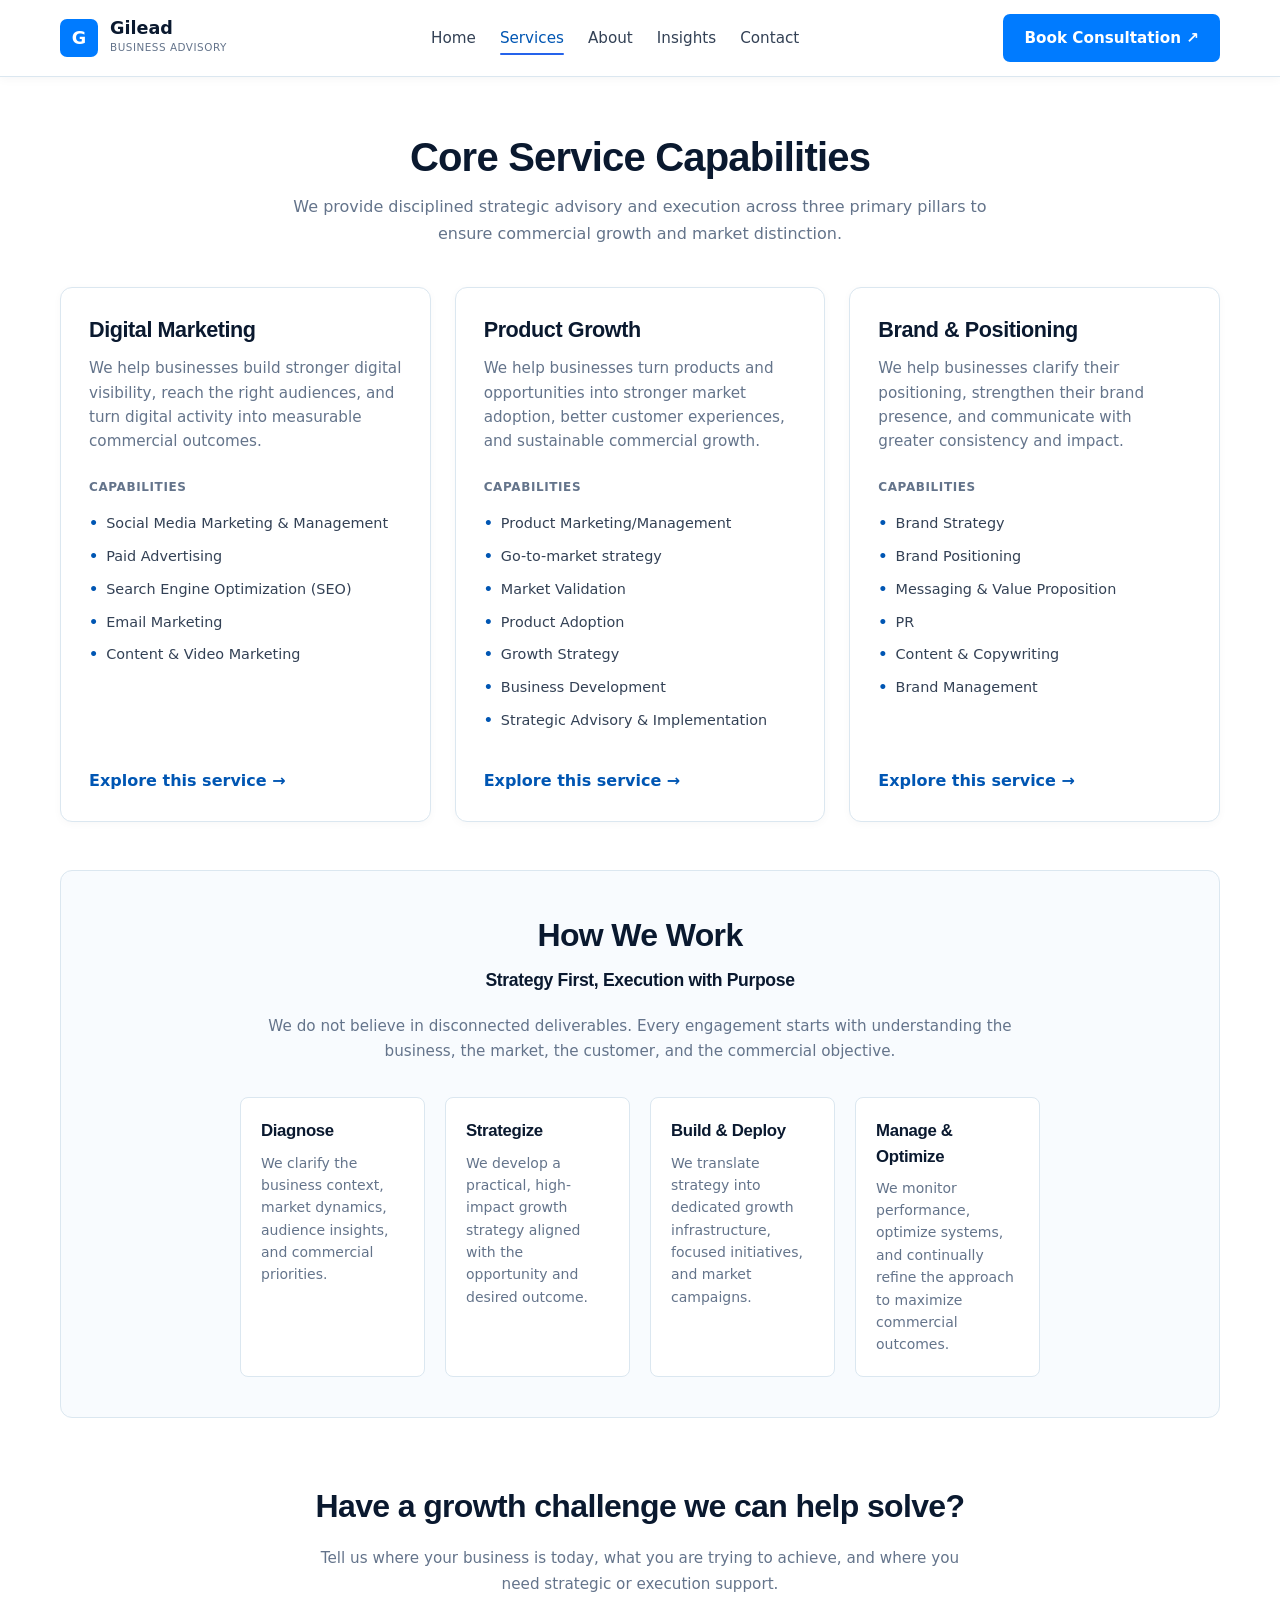
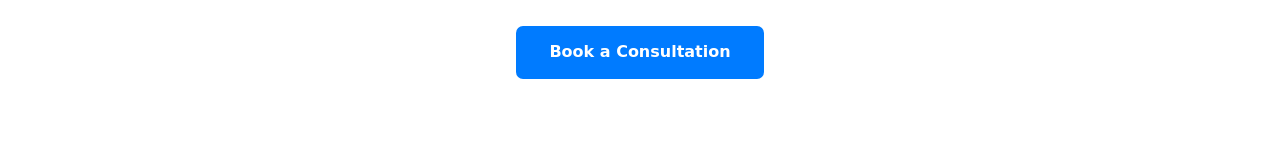
<file: services.html>
<!DOCTYPE html>

<html lang="en">
<head>
  <meta charset="UTF-8">
  <meta name="viewport" content="width=device-width, initial-scale=1.0">
  <title>Services Pillar Overview | Gilead Business Advisory Ltd.</title>

  <link rel="stylesheet" href="css/style.css">
  <link rel="stylesheet" href="css/components.css">

  <style>
    :root {
      --navy-dark: #0a192f;
      --light-blue: #007bff;
      --light-blue-dark: #0056b3;
      --light-blue-soft: #eaf2ff;
      --text-muted: #64748b;
      --text-charcoal: #334155;
      --bg-light: #f8fbfe;
      --border-color: #dbe7f0;
      --white: #ffffff;
    }

    * {
      box-sizing: border-box;
      margin: 0;
      padding: 0;
    }

    html {
      scroll-behavior: smooth;
      overflow-x: hidden;
    }

    body {
      font-family: system-ui, -apple-system, BlinkMacSystemFont, "Segoe UI",
        Roboto, Oxygen, Ubuntu, Cantarell, sans-serif;
      line-height: 1.5;
      color: var(--text-charcoal);
      background: #ffffff;
      overflow-x: hidden;
    }

    a {
      -webkit-tap-highlight-color: transparent;
    }

    .container {
      width: 100%;
      max-width: 1200px;
      margin: 0 auto;
      padding: 0 1.25rem;
    }

    /* =========================================================
       NAVIGATION
    ========================================================= */

    .header-nav {
      background: rgba(255, 255, 255, 0.98);
      border-bottom: 1px solid var(--border-color);
      padding: 0.85rem 0;
      position: sticky;
      top: 0;
      z-index: 1000;
      box-shadow: 0 2px 10px rgba(15, 23, 42, 0.04);
    }

    .nav-container {
      display: flex;
      align-items: center;
      justify-content: space-between;
      gap: 1rem;
      min-height: 44px;
    }

    .nav-brand {
      display: flex;
      align-items: center;
      gap: 0.75rem;
      text-decoration: none;
      flex-shrink: 0;
    }

    .brand-logo {
      width: 38px;
      height: 38px;
      background: var(--light-blue);
      color: #ffffff;
      display: flex;
      align-items: center;
      justify-content: center;
      font-weight: 800;
      border-radius: 7px;
      flex-shrink: 0;
    }

    .nav-brand-text {
      min-width: 0;
    }

    .nav-brand-title {
      font-weight: 800;
      line-height: 1;
      font-size: 1.1rem;
      color: var(--navy-dark);
    }

    .nav-brand-subtitle {
      font-size: 0.65rem;
      letter-spacing: 0.05em;
      color: var(--text-muted);
      text-transform: uppercase;
      margin-top: 3px;
    }

    .nav-menu {
      display: flex;
      list-style: none;
      gap: 1.5rem;
      align-items: center;
    }

    .nav-link {
      text-decoration: none;
      color: var(--text-charcoal);
      font-weight: 500;
      font-size: 0.95rem;
      transition: color 0.2s ease;
    }

    .nav-link:hover,
    .nav-link.active {
      color: var(--light-blue-dark);
    }

    .btn {
      display: inline-block;
      padding: 0.75rem 1.25rem;
      border-radius: 7px;
      text-decoration: none;
      font-weight: 600;
      text-align: center;
      transition:
        background-color 0.2s ease,
        color 0.2s ease,
        border-color 0.2s ease;
    }

    .btn-primary {
      background-color: var(--light-blue);
      color: #ffffff;
    }

    .btn-primary:hover {
      background-color: var(--light-blue-dark);
    }

    .header-btn {
      white-space: nowrap;
    }

    /* =========================================================
       MOBILE MENU BUTTON
    ========================================================= */

    .mobile-menu-toggle {
      display: none;
      width: 42px;
      height: 42px;
      background: #ffffff;
      border: 1px solid var(--border-color);
      border-radius: 8px;
      cursor: pointer;
      color: var(--navy-dark);
      align-items: center;
      justify-content: center;
      flex-direction: column;
      gap: 5px;
      padding: 0;
      flex-shrink: 0;
      position: relative;
      z-index: 1100;
    }

    .mobile-menu-toggle span {
      display: block;
      width: 21px;
      height: 2px;
      background: var(--navy-dark);
      border-radius: 2px;
      transition:
        transform 0.25s ease,
        opacity 0.25s ease;
    }

    .mobile-menu-toggle.active span:nth-child(1) {
      transform: translateY(7px) rotate(45deg);
    }

    .mobile-menu-toggle.active span:nth-child(2) {
      opacity: 0;
    }

    .mobile-menu-toggle.active span:nth-child(3) {
      transform: translateY(-7px) rotate(-45deg);
    }

    /* =========================================================
       MOBILE DROPDOWN
    ========================================================= */

    .mobile-menu {
      display: none;
    }

    /* =========================================================
       TYPOGRAPHY & SECTIONS
    ========================================================= */

    .section-padding {
      padding: 3.5rem 0;
    }

    .section-header {
      text-align: center;
      max-width: 700px;
      margin: 0 auto 2.5rem auto;
    }

    .section-header h1 {
      font-size: clamp(1.75rem, 4vw, 2.5rem);
      margin-bottom: 0.75rem;
      color: var(--navy-dark);
      line-height: 1.2;
    }

    .section-header p {
      color: var(--text-muted);
      line-height: 1.7;
    }

    /* =========================================================
       SERVICES GRID
    ========================================================= */

    .services-grid {
      display: grid;
      grid-template-columns: repeat(3, minmax(0, 1fr));
      gap: 1.5rem;
      margin-bottom: 3rem;
    }

    .interactive-card {
      background: #ffffff;
      border: 1px solid var(--border-color);
      border-radius: 12px;
      padding: 1.75rem;
      display: flex;
      flex-direction: column;
      height: 100%;
      box-shadow: 0 2px 8px rgba(15, 23, 42, 0.03);
    }

    .interactive-card h2 {
      font-size: 1.35rem;
      margin-bottom: 0.75rem;
      color: var(--navy-dark);
      line-height: 1.3;
    }

    .interactive-card p {
      color: var(--text-muted);
      font-size: 0.95rem;
      margin-bottom: 1.5rem;
      line-height: 1.6;
    }

    .capabilities-label {
      font-size: 0.75rem;
      font-weight: 700;
      text-transform: uppercase;
      color: var(--text-muted);
      letter-spacing: 0.05em;
      margin-bottom: 0.75rem;
    }

    .capabilities-list {
      list-style: none;
      margin-bottom: 2rem;
      flex-grow: 1;
    }

    .capabilities-list li {
      padding: 0.35rem 0;
      font-size: 0.9rem;
      color: var(--text-charcoal);
      display: flex;
      align-items: flex-start;
      gap: 0.5rem;
    }

    .capabilities-list li span:first-child {
      color: var(--light-blue-dark);
      font-weight: 700;
      flex-shrink: 0;
    }

    .card-action {
      margin-top: auto;
      font-weight: 600;
      color: var(--light-blue-dark);
      text-decoration: none;
      display: inline-flex;
      align-items: center;
      gap: 0.35rem;
    }

    .card-action:hover {
      color: var(--navy-dark);
    }

    /* =========================================================
       HOW WE WORK
    ========================================================= */

    .how-we-work-wrapper {
      background-color: var(--bg-light);
      padding: 2.5rem 1.5rem;
      border-radius: 12px;
      margin-bottom: 3rem;
      border: 1px solid var(--border-color);
    }

    .process-grid {
      display: grid;
      grid-template-columns: repeat(4, minmax(0, 1fr));
      gap: 1.25rem;
    }

    .process-card {
      background: #ffffff;
      padding: 1.25rem;
      border-radius: 8px;
      border: 1px solid var(--border-color);
    }

    .process-card h4 {
      font-size: 1.05rem;
      margin-bottom: 0.5rem;
      color: var(--navy-dark);
    }

    .process-card p {
      font-size: 0.875rem;
      color: var(--text-muted);
      line-height: 1.6;
    }

    /* =========================================================
       TABLET
    ========================================================= */

    @media (max-width: 1000px) {

      .nav-menu {
        gap: 0.9rem;
      }

      .nav-link {
        font-size: 0.85rem;
      }

      .header-btn {
        padding: 0.65rem 0.8rem;
        font-size: 0.8rem;
      }

      .services-grid {
        grid-template-columns: repeat(2, minmax(0, 1fr));
      }

      .process-grid {
        grid-template-columns: repeat(2, minmax(0, 1fr));
      }
    }

    /* =========================================================
       MOBILE NAVIGATION
    ========================================================= */

    @media (max-width: 768px) {

      .container {
        padding-left: 1rem;
        padding-right: 1rem;
      }

      .header-nav {
        padding: 0.7rem 0;
      }

      .nav-container {
        width: 100%;
        gap: 0.6rem;
      }

      .nav-brand {
        flex: 1;
        min-width: 0;
      }

      .brand-logo {
        width: 38px;
        height: 38px;
      }

      .nav-brand-text {
        display: none;
      }

      /* Hide desktop navigation */

      .nav-menu {
        display: none;
      }

      .header-btn {
        display: none;
      }

      /* Show hamburger */

      .mobile-menu-toggle {
        display: flex;
      }

      /* Mobile dropdown */

      .mobile-menu {
        position: absolute;
        top: calc(100% + 8px);
        left: 1rem;
        right: 1rem;

        display: flex;
        flex-direction: column;

        background: #ffffff;
        border: 1px solid var(--border-color);
        border-radius: 12px;
        box-shadow: 0 12px 30px rgba(15, 23, 42, 0.12);

        padding: 0.5rem;

        opacity: 0;
        visibility: hidden;
        pointer-events: none;

        transform: translateY(-8px);

        transition:
          opacity 0.2s ease,
          transform 0.2s ease,
          visibility 0.2s ease;
      }

      .mobile-menu.open {
        opacity: 1;
        visibility: visible;
        pointer-events: auto;
        transform: translateY(0);
      }

      .mobile-menu a {
        display: block;
        width: 100%;
        padding: 0.9rem 1rem;
        border-radius: 8px;

        color: var(--navy-dark);
        text-decoration: none;
        font-size: 0.92rem;
        font-weight: 600;
      }

      .mobile-menu a:hover,
      .mobile-menu a.active {
        background: var(--light-blue-soft);
        color: var(--light-blue-dark);
      }

      .mobile-menu .mobile-book {
        margin-top: 0.25rem;
        background: var(--light-blue);
        color: #ffffff;
        text-align: center;
      }

      .mobile-menu .mobile-book:hover {
        background: var(--light-blue-dark);
        color: #ffffff;
      }

      /* =====================================================
         MOBILE CONTENT
      ===================================================== */

      .section-padding {
        padding: 2.5rem 0;
      }

      .section-header {
        margin-bottom: 2rem;
      }

      .section-header h1 {
        font-size: 2rem;
      }

      .section-header p {
        font-size: 0.92rem;
      }

      .services-grid {
        grid-template-columns: 1fr;
        gap: 1rem;
        margin-bottom: 2rem;
      }

      .interactive-card {
        padding: 1.35rem;
        border-radius: 11px;
      }

      .interactive-card h2 {
        font-size: 1.25rem;
      }

      .interactive-card p {
        font-size: 0.92rem;
        margin-bottom: 1.25rem;
      }

      .capabilities-list {
        margin-bottom: 1.5rem;
      }

      .capabilities-list li {
        font-size: 0.88rem;
      }

      .how-we-work-wrapper {
        padding: 1.5rem 1rem;
        margin-bottom: 2rem;
      }

      .process-grid {
        grid-template-columns: 1fr;
        gap: 0.9rem;
      }

      .process-card {
        padding: 1rem;
      }

      .process-card p {
        font-size: 0.85rem;
      }

      .mobile-cta {
        padding: 0 0.25rem 1rem !important;
      }

      .mobile-cta h2 {
        font-size: 1.5rem !important;
        line-height: 1.3;
      }

      .mobile-cta p {
        font-size: 0.9rem !important;
        line-height: 1.6;
      }

      .mobile-cta .btn {
        width: 100%;
        padding: 0.85rem 1rem !important;
      }
    }

    /* =========================================================
       VERY SMALL PHONES
    ========================================================= */

    @media (max-width: 380px) {

      .container {
        padding-left: 0.85rem;
        padding-right: 0.85rem;
      }

      .mobile-menu-toggle {
        width: 40px;
        height: 40px;
      }

      .brand-logo {
        width: 36px;
        height: 36px;
      }

      .section-header h1 {
        font-size: 1.75rem;
      }

      .interactive-card {
        padding: 1.15rem;
      }

      .interactive-card h2 {
        font-size: 1.15rem;
      }

      .interactive-card p {
        font-size: 0.88rem;
      }

      .capabilities-list li {
        font-size: 0.84rem;
      }

      .mobile-cta h2 {
        font-size: 1.35rem !important;
      }
    }
  </style>

</head>

<body>

  <!-- =========================================================
       HEADER
  ========================================================== -->

  <header class="header-nav">

    <div class="container nav-container">

      <!-- Brand -->

      <a href="index.html" class="nav-brand">

        <div class="brand-logo">
          G
        </div>

        <div class="nav-brand-text">

          <div class="nav-brand-title">
            Gilead
          </div>

          <div class="nav-brand-subtitle">
            Business Advisory
          </div>

        </div>

      </a>


      <!-- Desktop Navigation -->

      <nav aria-label="Desktop navigation">

        <ul class="nav-menu">

          <li>
            <a
              href="index.html"
              class="nav-link"
            >
              Home
            </a>
          </li>

          <li>
            <a
              href="services.html"
              class="nav-link active"
            >
              Services
            </a>
          </li>

          <li>
            <a
              href="about.html"
              class="nav-link"
            >
              About
            </a>
          </li>

          <li>
            <a
              href="insights.html"
              class="nav-link"
            >
              Insights
            </a>
          </li>

          <li>
            <a
              href="contact.html"
              class="nav-link"
            >
              Contact
            </a>
          </li>

        </ul>

      </nav>


      <!-- Desktop Consultation -->

      <a
        href="book-consultation.html"
        class="btn btn-primary header-btn"
      >
        Book Consultation &#8599;
      </a>


      <!-- Mobile Hamburger -->

      <button
        class="mobile-menu-toggle"
        id="mobileMenuToggle"
        type="button"
        aria-label="Open navigation menu"
        aria-expanded="false"
        aria-controls="mobileMenu"
      >

        <span></span>
        <span></span>
        <span></span>

      </button>

    </div>


    <!-- =====================================================
         MOBILE MENU
    ====================================================== -->

    <nav
      class="mobile-menu"
      id="mobileMenu"
      aria-label="Mobile navigation"
    >

      <a href="index.html">
        Home
      </a>

      <a
        href="services.html"
        class="active"
      >
        Services
      </a>

      <a href="about.html">
        About
      </a>

      <a href="insights.html">
        Insights
      </a>

      <a href="contact.html">
        Contact
      </a>

      <a
        href="book-consultation.html"
        class="mobile-book"
      >
        Book a Consultation &#8599;
      </a>

    </nav>

  </header>


  <!-- =========================================================
       SERVICE PILLARS
  ========================================================== -->

  <section class="section-padding">

    <div class="container">


      <!-- Section Header -->

      <div class="section-header">

        <h1>
          Core Service Capabilities
        </h1>

        <p>
          We provide disciplined strategic advisory and execution
          across three primary pillars to ensure commercial growth
          and market distinction.
        </p>

      </div>


      <!-- =====================================================
           SERVICE CARDS
      ====================================================== -->

      <div class="services-grid">


        <!-- Digital Marketing -->

        <div class="interactive-card">

          <h2>
            Digital Marketing
          </h2>

          <p>
            We help businesses build stronger digital visibility,
            reach the right audiences, and turn digital activity
            into measurable commercial outcomes.
          </p>

          <div class="capabilities-label">
            Capabilities
          </div>

          <ul class="capabilities-list">

            <li>
              <span>&bull;</span>
              <span>
                Social Media Marketing &amp; Management
              </span>
            </li>

            <li>
              <span>&bull;</span>
              <span>
                Paid Advertising
              </span>
            </li>

            <li>
              <span>&bull;</span>
              <span>
                Search Engine Optimization (SEO)
              </span>
            </li>

            <li>
              <span>&bull;</span>
              <span>
                Email Marketing
              </span>
            </li>

            <li>
              <span>&bull;</span>
              <span>
                Content &amp; Video Marketing
              </span>
            </li>

          </ul>

          <a
            href="digital-marketing.html"
            class="card-action"
          >
            Explore this service &rarr;
          </a>

        </div>


        <!-- Product Growth -->

        <div class="interactive-card">

          <h2>
            Product Growth
          </h2>

          <p>
            We help businesses turn products and opportunities
            into stronger market adoption, better customer
            experiences, and sustainable commercial growth.
          </p>

          <div class="capabilities-label">
            Capabilities
          </div>

          <ul class="capabilities-list">

            <li>
              <span>&bull;</span>
              <span>
                Product Marketing/Management
              </span>
            </li>

            <li>
              <span>&bull;</span>
              <span>
                Go-to-market strategy
              </span>
            </li>

            <li>
              <span>&bull;</span>
              <span>
                Market Validation
              </span>
            </li>

            <li>
              <span>&bull;</span>
              <span>
                Product Adoption
              </span>
            </li>

            <li>
              <span>&bull;</span>
              <span>
                Growth Strategy
              </span>
            </li>

            <li>
              <span>&bull;</span>
              <span>
                Business Development
              </span>
            </li>

            <li>
              <span>&bull;</span>
              <span>
                Strategic Advisory &amp; Implementation
              </span>
            </li>

          </ul>

          <a
            href="product-growth.html"
            class="card-action"
          >
            Explore this service &rarr;
          </a>

        </div>


        <!-- Brand & Positioning -->

        <div class="interactive-card">

          <h2>
            Brand &amp; Positioning
          </h2>

          <p>
            We help businesses clarify their positioning,
            strengthen their brand presence, and communicate
            with greater consistency and impact.
          </p>

          <div class="capabilities-label">
            Capabilities
          </div>

          <ul class="capabilities-list">

            <li>
              <span>&bull;</span>
              <span>
                Brand Strategy
              </span>
            </li>

            <li>
              <span>&bull;</span>
              <span>
                Brand Positioning
              </span>
            </li>

            <li>
              <span>&bull;</span>
              <span>
                Messaging &amp; Value Proposition
              </span>
            </li>

            <li>
              <span>&bull;</span>
              <span>
                PR
              </span>
            </li>

            <li>
              <span>&bull;</span>
              <span>
                Content &amp; Copywriting
              </span>
            </li>

            <li>
              <span>&bull;</span>
              <span>
                Brand Management
              </span>
            </li>

          </ul>

          <a
            href="brand-communications.html"
            class="card-action"
          >
            Explore this service &rarr;
          </a>

        </div>

      </div>


      <!-- =====================================================
           HOW WE WORK
      ====================================================== -->

      <div class="how-we-work-wrapper">

        <div style="max-width: 800px; margin: 0 auto;">

          <h2
            style="
              font-size: clamp(1.5rem, 3vw, 2rem);
              margin-bottom: 0.5rem;
              text-align: center;
              color: var(--navy-dark);
            "
          >
            How We Work
          </h2>

          <h3
            style="
              font-size: 1.1rem;
              color: var(--navy-dark);
              text-align: center;
              margin-bottom: 1.25rem;
              font-weight: 600;
            "
          >
            Strategy First, Execution with Purpose
          </h3>

          <p
            style="
              color: var(--text-muted);
              text-align: center;
              margin-bottom: 2rem;
              font-size: 0.95rem;
              line-height: 1.7;
            "
          >
            We do not believe in disconnected deliverables.
            Every engagement starts with understanding the
            business, the market, the customer, and the
            commercial objective.
          </p>


          <div class="process-grid">


            <div class="process-card">

              <h4>
                Diagnose
              </h4>

              <p>
                We clarify the business context, market dynamics,
                audience insights, and commercial priorities.
              </p>

            </div>


            <div class="process-card">

              <h4>
                Strategize
              </h4>

              <p>
                We develop a practical, high-impact growth
                strategy aligned with the opportunity and
                desired outcome.
              </p>

            </div>


            <div class="process-card">

              <h4>
                Build &amp; Deploy
              </h4>

              <p>
                We translate strategy into dedicated growth
                infrastructure, focused initiatives, and
                market campaigns.
              </p>

            </div>


            <div class="process-card">

              <h4>
                Manage &amp; Optimize
              </h4>

              <p>
                We monitor performance, optimize systems, and
                continually refine the approach to maximize
                commercial outcomes.
              </p>

            </div>


          </div>

        </div>

      </div>


      <!-- =====================================================
           CALL TO ACTION
      ====================================================== -->

      <div
        class="mobile-cta"
        style="
          text-align: center;
          max-width: 650px;
          margin: 0 auto;
          padding: 1rem 0;
        "
      >

        <h2
          style="
            font-size: clamp(1.5rem, 3vw, 2rem);
            margin-bottom: 1rem;
            color: var(--navy-dark);
          "
        >
          Have a growth challenge we can help solve?
        </h2>

        <p
          style="
            color: var(--text-muted);
            margin-bottom: 1.75rem;
            font-size: 0.95rem;
            line-height: 1.7;
          "
        >
          Tell us where your business is today, what you are
          trying to achieve, and where you need strategic or
          execution support.
        </p>

        <a
          href="book-consultation.html"
          class="btn btn-primary"
          style="
            padding: 0.85rem 2rem;
            font-size: 1rem;
          "
        >
          Book a Consultation
        </a>

      </div>

    </div>

  </section>


  <!-- =========================================================
       MOBILE NAVIGATION JAVASCRIPT
  ========================================================== -->

  <script>

    document.addEventListener("DOMContentLoaded", function () {

      const menuButton =
        document.getElementById("mobileMenuToggle");

      const mobileMenu =
        document.getElementById("mobileMenu");


      if (!menuButton || !mobileMenu) {
        return;
      }


      /* Open / Close mobile menu */

      menuButton.addEventListener("click", function (event) {

        event.stopPropagation();

        const isOpen =
          mobileMenu.classList.toggle("open");

        menuButton.classList.toggle(
          "active",
          isOpen
        );

        menuButton.setAttribute(
          "aria-expanded",
          String(isOpen)
        );

        menuButton.setAttribute(
          "aria-label",
          isOpen
            ? "Close navigation menu"
            : "Open navigation menu"
        );

      });


      /* Close menu when a link is selected */

      const mobileLinks =
        mobileMenu.querySelectorAll("a");

      mobileLinks.forEach(function (link) {

        link.addEventListener("click", function () {

          mobileMenu.classList.remove("open");

          menuButton.classList.remove("active");

          menuButton.setAttribute(
            "aria-expanded",
            "false"
          );

          menuButton.setAttribute(
            "aria-label",
            "Open navigation menu"
          );

        });

      });


      /* Close when clicking outside */

      document.addEventListener("click", function (event) {

        const clickedInsideMenu =
          mobileMenu.contains(event.target);

        const clickedButton =
          menuButton.contains(event.target);


        if (
          !clickedInsideMenu &&
          !clickedButton
        ) {

          mobileMenu.classList.remove("open");

          menuButton.classList.remove("active");

          menuButton.setAttribute(
            "aria-expanded",
            "false"
          );

          menuButton.setAttribute(
            "aria-label",
            "Open navigation menu"
          );

        }

      });


      /* Reset menu when returning to desktop */

      window.addEventListener("resize", function () {

        if (window.innerWidth > 768) {

          mobileMenu.classList.remove("open");

          menuButton.classList.remove("active");

          menuButton.setAttribute(
            "aria-expanded",
            "false"
          );

          menuButton.setAttribute(
            "aria-label",
            "Open navigation menu"
          );

        }

      });

    });

  </script>


  <script src="js/main.js"></script>

</body>
</html>
</file>
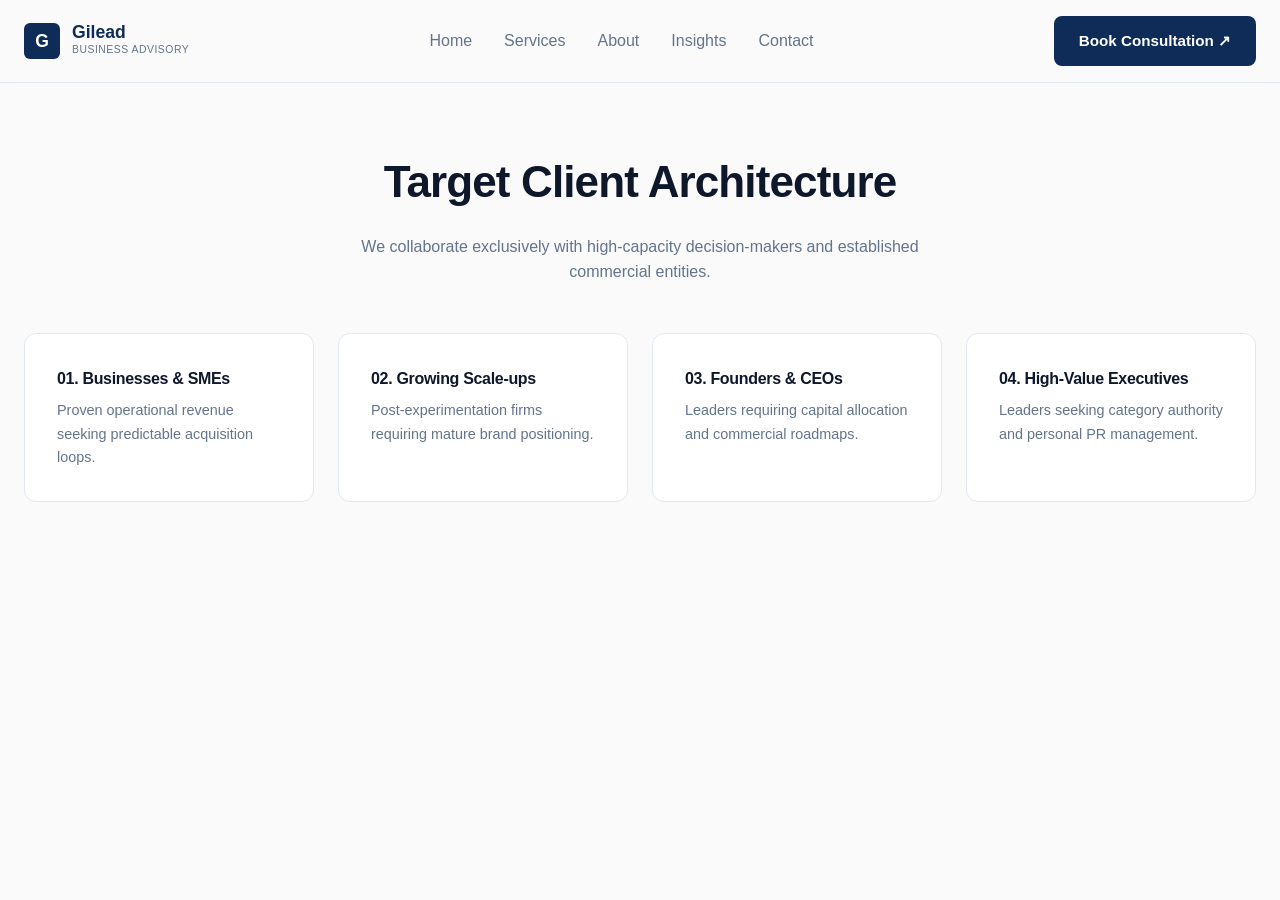
<file: who-we-serve.html>
<!DOCTYPE html>
<html lang="en">
<head>
  <meta charset="UTF-8">
  <meta name="viewport" content="width=device-width, initial-scale=1.0">
  <title>Who We Serve | Gilead Business Advisory Ltd.</title>
  <link rel="stylesheet" href="css/style.css">
  <link rel="stylesheet" href="css/components.css">
</head>
<body>
  <header class="header-nav">
    <div class="container flex items-center justify-between">
      <a href="index.html" class="nav-brand">
        <div class="brand-logo">G</div>
        <div>
          <div style="font-weight: 800; line-height: 1; font-size: 1.1rem; color: var(--navy-dark);">Gilead</div>
          <div style="font-size: 0.65rem; letter-spacing: 0.05em; color: var(--text-muted); text-transform: uppercase;">Business Advisory</div>
        </div>
      </a>
      <nav>
        <ul class="nav-menu">
          <li><a href="index.html" class="nav-link">Home</a></li>
          <li><a href="services.html" class="nav-link">Services</a></li>
          <li><a href="about.html" class="nav-link">About</a></li>
          <li><a href="insights.html" class="nav-link">Insights</a></li>
          <li><a href="contact.html" class="nav-link">Contact</a></li>
        </ul>
      </nav>
      <a href="book-consultation.html" class="btn btn-primary">Book Consultation &#8599;</a>
    </div>
  </header>

  <section style="padding: 4rem 0;">
    <div class="container">
      <h1 style="font-size: 2.75rem; margin-bottom: 1rem; text-align: center;">Target Client Architecture</h1>
      <p style="text-align: center; color: var(--text-muted); margin-bottom: 3rem; max-width: 600px; margin-left: auto; margin-right: auto;">
        We collaborate exclusively with high-capacity decision-makers and established commercial entities.
      </p>

      <div class="grid" style="grid-template-columns: repeat(auto-fit, minmax(280px, 1fr)); gap: 1.5rem;">
        <div class="interactive-card">
          <h4>01. Businesses & SMEs</h4>
          <p style="font-size: 0.9rem; color: var(--text-muted); margin-top: 0.5rem;">Proven operational revenue seeking predictable acquisition loops.</p>
        </div>
        <div class="interactive-card">
          <h4>02. Growing Scale-ups</h4>
          <p style="font-size: 0.9rem; color: var(--text-muted); margin-top: 0.5rem;">Post-experimentation firms requiring mature brand positioning.</p>
        </div>
        <div class="interactive-card">
          <h4>03. Founders & CEOs</h4>
          <p style="font-size: 0.9rem; color: var(--text-muted); margin-top: 0.5rem;">Leaders requiring capital allocation and commercial roadmaps.</p>
        </div>
        <div class="interactive-card">
          <h4>04. High-Value Executives</h4>
          <p style="font-size: 0.9rem; color: var(--text-muted); margin-top: 0.5rem;">Leaders seeking category authority and personal PR management.</p>
        </div>
      </div>
    </div>
  </section>
</body>
</html>
</file>
<file: css/style.css>
/* Gilead Business Advisory - Global Styles & Design System */
:root {
  --navy-dark: #0f2c59;
  --royal-blue: #2563eb;
  --soft-blue: #38bdf8;
  --bg-offwhite: #fafafa;
  --text-charcoal: #0f172a;
  --text-muted: #64748b;
  --border-light: #e2e8f0;
  --white: #ffffff;
  --card-shadow: 0 10px 25px -5px rgba(15, 44, 89, 0.05), 0 8px 10px -6px rgba(15, 44, 89, 0.05);
  --transition-fast: 0.2s cubic-bezier(0.4, 0, 0.2, 1);
  --transition-smooth: 0.3s cubic-bezier(0.4, 0, 0.2, 1);
}

* {
  margin: 0;
  padding: 0;
  box-sizing: border-box;
}

body {
  font-family: 'Inter', -apple-system, BlinkMacSystemFont, "Segoe UI", Roboto, sans-serif;
  background-color: var(--bg-offwhite);
  color: var(--text-charcoal);
  line-height: 1.6;
  -webkit-font-smoothing: antialiased;
}

h1, h2, h3, h4, .font-heading {
  font-family: 'Plus Jakarta Sans', -apple-system, BlinkMacSystemFont, sans-serif;
  font-weight: 700;
  color: var(--text-charcoal);
  letter-spacing: -0.02em;
}

a {
  color: inherit;
  text-decoration: none;
}

.container {
  width: 100%;
  max-width: 1280px;
  margin: 0 auto;
  padding: 0 1.5rem;
}

/* Background Grid Pattern from Visual Reference */
.bg-grid-pattern {
  background-size: 40px 40px;
  background-image: 
    linear-gradient(to right, rgba(15, 44, 89, 0.03) 1px, transparent 1px),
    linear-gradient(to bottom, rgba(15, 44, 89, 0.03) 1px, transparent 1px);
}

/* Button UI Components */
.btn {
  display: inline-flex;
  align-items: center;
  justify-content: center;
  padding: 0.75rem 1.5rem;
  border-radius: 8px;
  font-weight: 600;
  font-size: 0.95rem;
  transition: var(--transition-fast);
  cursor: pointer;
  border: 1px solid transparent;
  gap: 0.5rem;
}

.btn-primary {
  background-color: var(--navy-dark);
  color: var(--white);
}

.btn-primary:hover {
  background-color: var(--royal-blue);
  transform: translateY(-2px);
  box-shadow: 0 4px 12px rgba(37, 99, 235, 0.25);
}

.btn-secondary {
  background-color: var(--white);
  color: var(--text-charcoal);
  border-color: var(--border-light);
}

.btn-secondary:hover {
  border-color: var(--royal-blue);
  color: var(--royal-blue);
  transform: translateY(-2px);
}

/* Layout Utilities */
.grid { display: grid; }
.flex { display: flex; }
.items-center { align-items: center; }
.justify-between { justify-content: space-between; }
.flex-col { flex-direction: column; }
</file>
<file: css/components.css>
/* Specialized UI Components & Micro-interactions */

/* Glass Navigation Header */
.header-nav {
  position: sticky;
  top: 0;
  z-index: 100;
  background: rgba(250, 250, 250, 0.85);
  backdrop-filter: blur(12px);
  border-bottom: 1px solid var(--border-light);
  padding: 1rem 0;
}

.nav-brand {
  display: flex;
  align-items: center;
  gap: 0.75rem;
}

.brand-logo {
  width: 36px;
  height: 36px;
  background: var(--navy-dark);
  color: var(--white);
  border-radius: 6px;
  display: flex;
  align-items: center;
  justify-content: center;
  font-weight: 800;
  font-size: 1.1rem;
}

.nav-menu {
  display: flex;
  align-items: center;
  gap: 2rem;
  list-style: none;
}

.nav-link {
  font-weight: 500;
  color: var(--text-muted);
  transition: var(--transition-fast);
  position: relative;
  padding: 0.25rem 0;
}

.nav-link:hover, .nav-link.active {
  color: var(--text-charcoal);
}

.nav-link.active::after {
  content: '';
  position: absolute;
  bottom: -4px;
  left: 0;
  width: 100%;
  height: 2px;
  background-color: var(--royal-blue);
  border-radius: 2px;
}

/* Card Micro-Interactions */
.interactive-card {
  background: var(--white);
  border: 1px solid var(--border-light);
  border-radius: 12px;
  padding: 2rem;
  transition: var(--transition-smooth);
}

.interactive-card:hover {
  transform: translateY(-4px);
  border-color: rgba(37, 99, 235, 0.3);
  box-shadow: var(--card-shadow);
}

.icon-box {
  width: 48px;
  height: 48px;
  background: rgba(15, 44, 89, 0.05);
  color: var(--navy-dark);
  border-radius: 8px;
  display: flex;
  align-items: center;
  justify-content: center;
  margin-bottom: 1.5rem;
  transition: var(--transition-fast);
}

.interactive-card:hover .icon-box {
  background: var(--navy-dark);
  color: var(--white);
}

/* Dark Conversion Banner (As shown in Reference Screenshot) */
.cta-banner {
  background: var(--navy-dark);
  color: var(--white);
  border-radius: 16px;
  padding: 3.5rem 3rem;
  display: flex;
  align-items: center;
  justify-content: space-between;
  margin: 4rem 0;
}

.cta-banner h2 {
  color: var(--white);
  font-size: 2.25rem;
  margin-bottom: 0.75rem;
}

.cta-banner p {
  color: rgba(255, 255, 255, 0.8);
  max-width: 600px;
}

/* Direct Floating WhatsApp Button */
.whatsapp-float {
  position: fixed;
  bottom: 2rem;
  right: 2rem;
  width: 52px;
  height: 52px;
  background-color: #25D366;
  color: white;
  border-radius: 50%;
  display: flex;
  align-items: center;
  justify-content: center;
  box-shadow: 0 4px 12px rgba(37, 211, 102, 0.4);
  z-index: 1000;
  transition: var(--transition-fast);
}

.whatsapp-float:hover {
  transform: scale(1.1);
}

@media (max-width: 768px) {
  .cta-banner {
    flex-direction: column;
    align-items: flex-start;
    gap: 2rem;
    padding: 2rem;
  }
  
  .nav-menu {
    display: none;
  }
}
</file>
